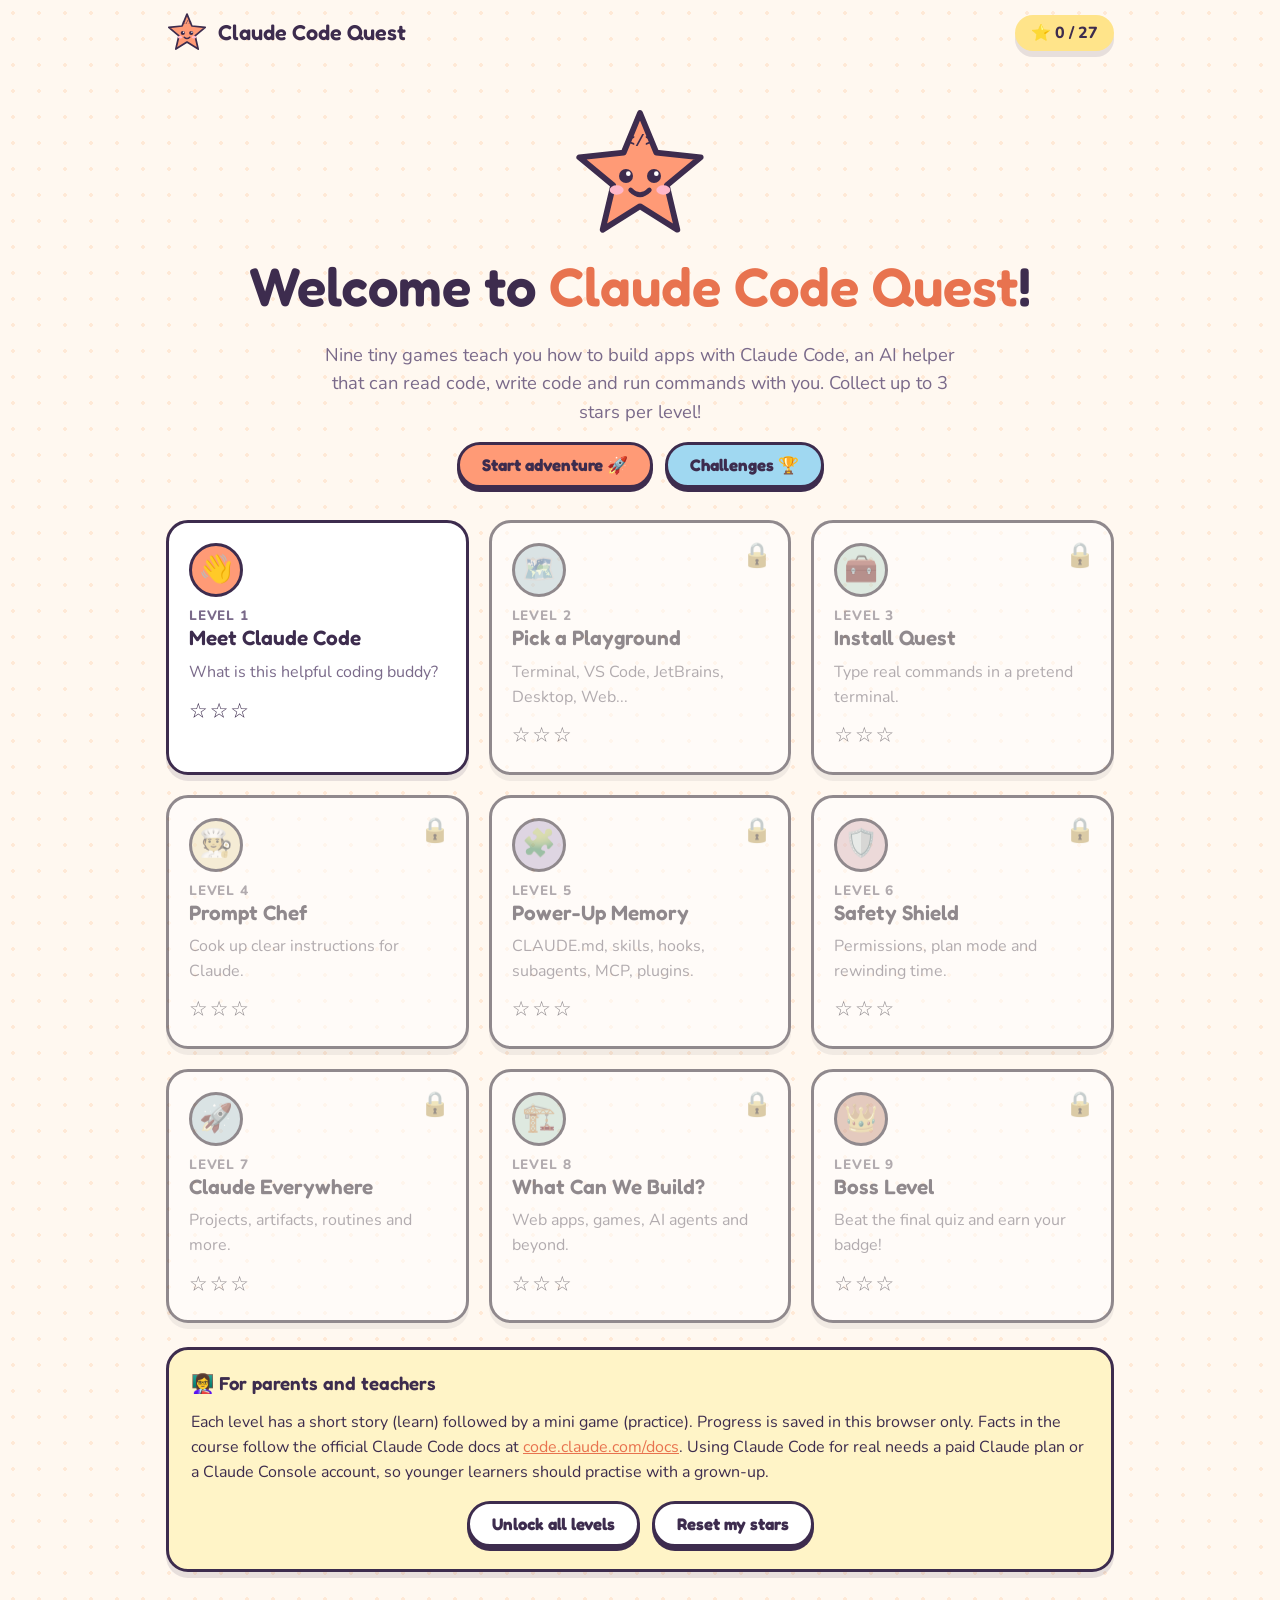
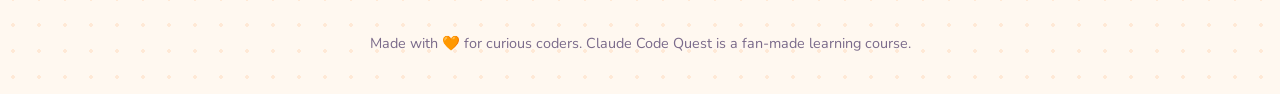
<file: index.html>
<!doctype html>
<html lang="en">
<head>
  <meta charset="utf-8">
  <meta name="viewport" content="width=device-width, initial-scale=1">
  <title>Claude Code Quest</title>
  <meta name="description" content="A cute, game-style course that teaches kids and beginners how to code with Claude Code.">
  <link rel="preconnect" href="https://fonts.googleapis.com">
  <link rel="preconnect" href="https://fonts.gstatic.com" crossorigin>
  <link href="https://fonts.googleapis.com/css2?family=Fredoka:wght@500;600&family=Nunito:wght@400;600;700;800&family=JetBrains+Mono:wght@500&display=swap" rel="stylesheet">
  <link rel="stylesheet" href="css/style.css">
</head>
<body>
  <main class="wrap">
    <section class="hero">
      <div id="heroMascot"></div>
      <h1>Welcome to <span class="accent">Claude Code Quest</span>!</h1>
      <p>Nine tiny games teach you how to build apps with Claude Code, an AI helper that can read code, write code and run commands with you. Collect up to 3 stars per level!</p>
      <div class="btn-row">
        <a class="btn" id="startBtn" href="levels/level1-meet-claude.html">Start adventure 🚀</a>
        <a class="btn sky" href="challenges.html">Challenges 🏆</a>
      </div>
    </section>

    <section class="map" id="map" aria-label="Level map"></section>

    <section class="panel tip">
      <h3>👩‍🏫 For parents and teachers</h3>
      <p>Each level has a short story (learn) followed by a mini game (practice). Progress is saved in this browser only. Facts in the course follow the official Claude Code docs at <a href="https://code.claude.com/docs" target="_blank" rel="noopener">code.claude.com/docs</a>. Using Claude Code for real needs a paid Claude plan or a Claude Console account, so younger learners should practise with a grown-up.</p>
      <div class="btn-row">
        <button class="btn ghost" id="unlockAll">Unlock all levels</button>
        <button class="btn ghost" id="reset">Reset my stars</button>
      </div>
    </section>
  </main>
  <footer>Made with 🧡 for curious coders. Claude Code Quest is a fan-made learning course.</footer>

  <script src="js/game.js"></script>
  <script>
    (function () {
      var C = window.CCQ;
      C.topbar("");
      document.getElementById("heroMascot").innerHTML = C.MASCOT.replace("<svg", '<svg class="mascot"');
      var p = C.load(), map = document.getElementById("map");
      C.LEVELS.forEach(function (l, i) {
        var s = p[l.id] || 0, open = C.isUnlocked(i);
        var card = C.el(open ? "a" : "div", { class: "level-card" + (open ? "" : " locked"), href: open ? "levels/" + l.file : null }, [
          C.el("div", { class: "badge " + l.color, text: l.emoji }),
          C.el("div", { class: "num", text: "Level " + (i + 1) }),
          C.el("h3", { text: l.title }),
          C.el("p", { text: l.blurb }),
          C.el("div", { class: "stars", text: "★★★".slice(0, s) + "☆☆☆".slice(0, 3 - s) })
        ]);
        if (!open) card.removeAttribute("href");
        map.appendChild(card);
      });
      var firstOpen = C.LEVELS.filter(function (l) { return !p[l.id]; })[0];
      if (firstOpen && C.totalStars() > 0) {
        var b = document.getElementById("startBtn");
        b.href = "levels/" + firstOpen.file; b.textContent = "Continue adventure 🚀";
      }
      document.getElementById("unlockAll").onclick = function () { var q = C.load(); q.unlockAll = true; C.save(q); location.reload(); };
      document.getElementById("reset").onclick = function () { if (confirm("Reset all stars?")) { C.save({}); location.reload(); } };
    })();
  </script>
</body>
</html>
</file>
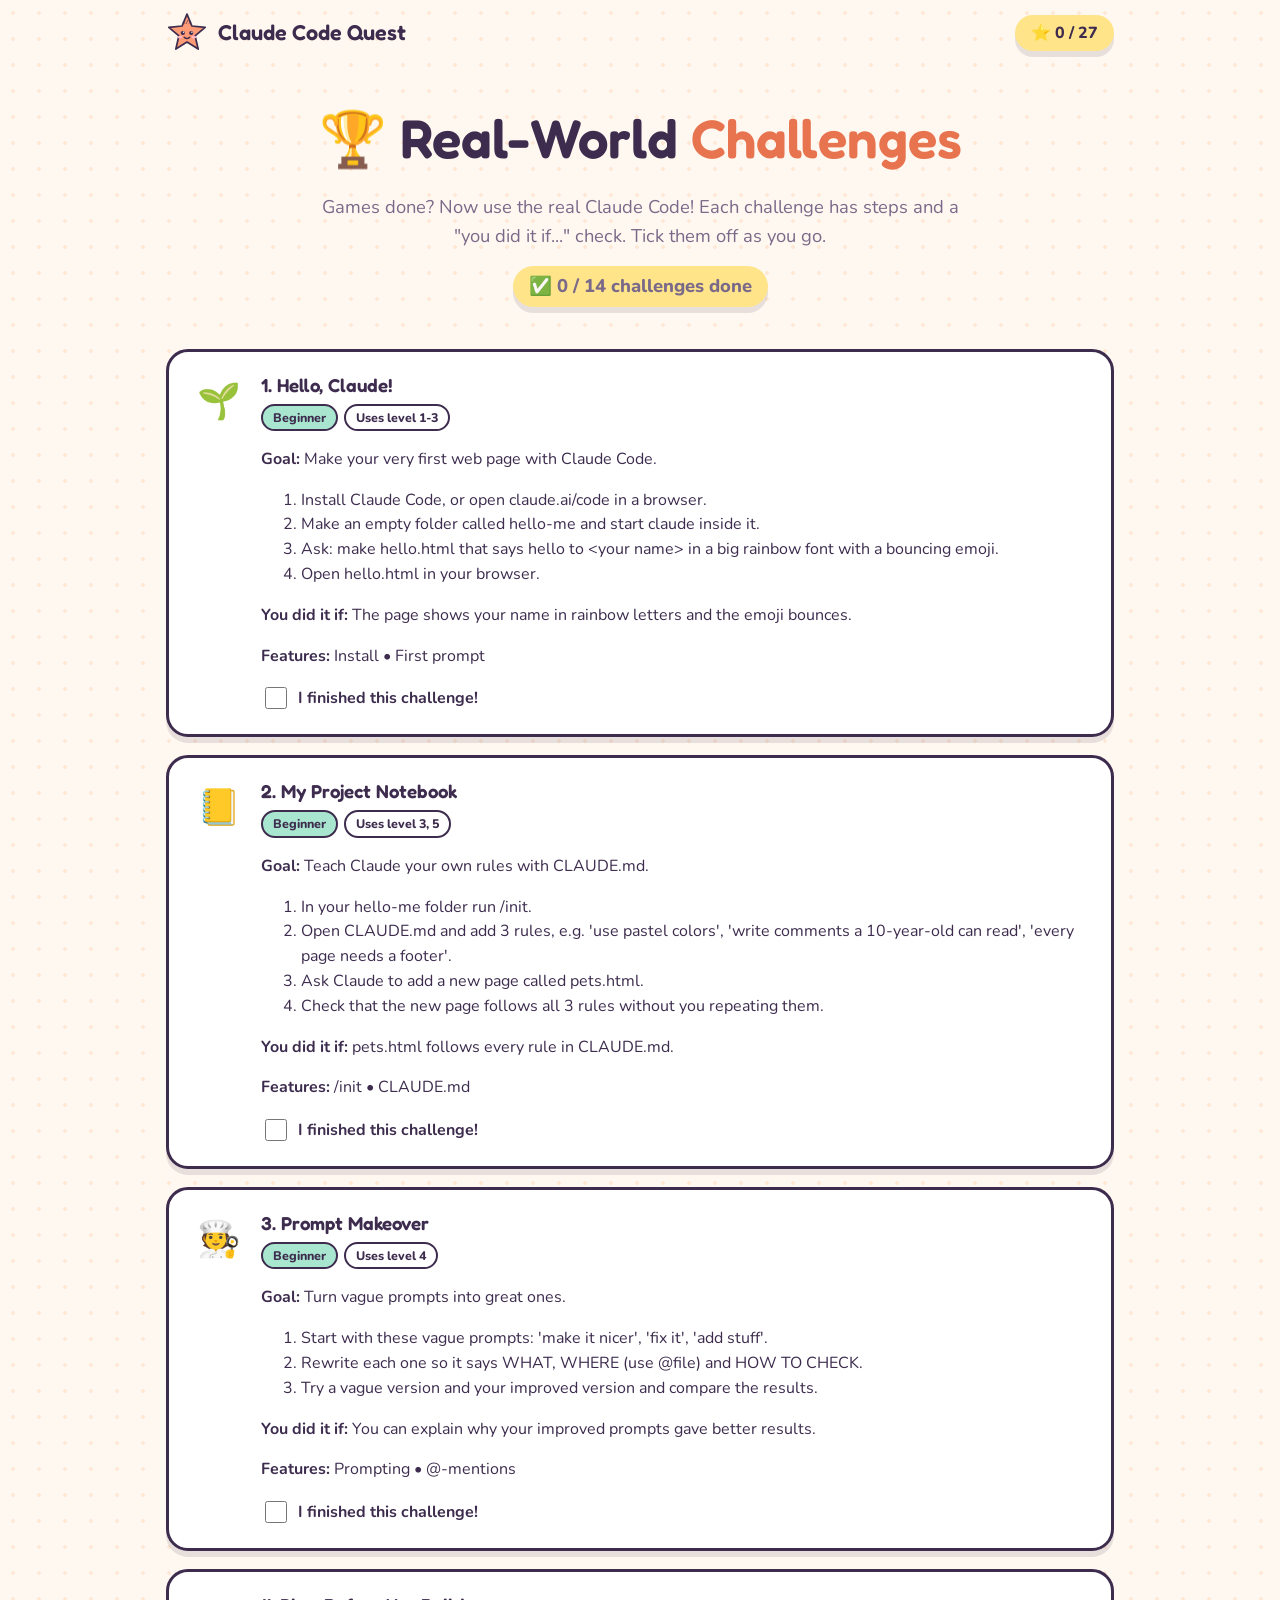
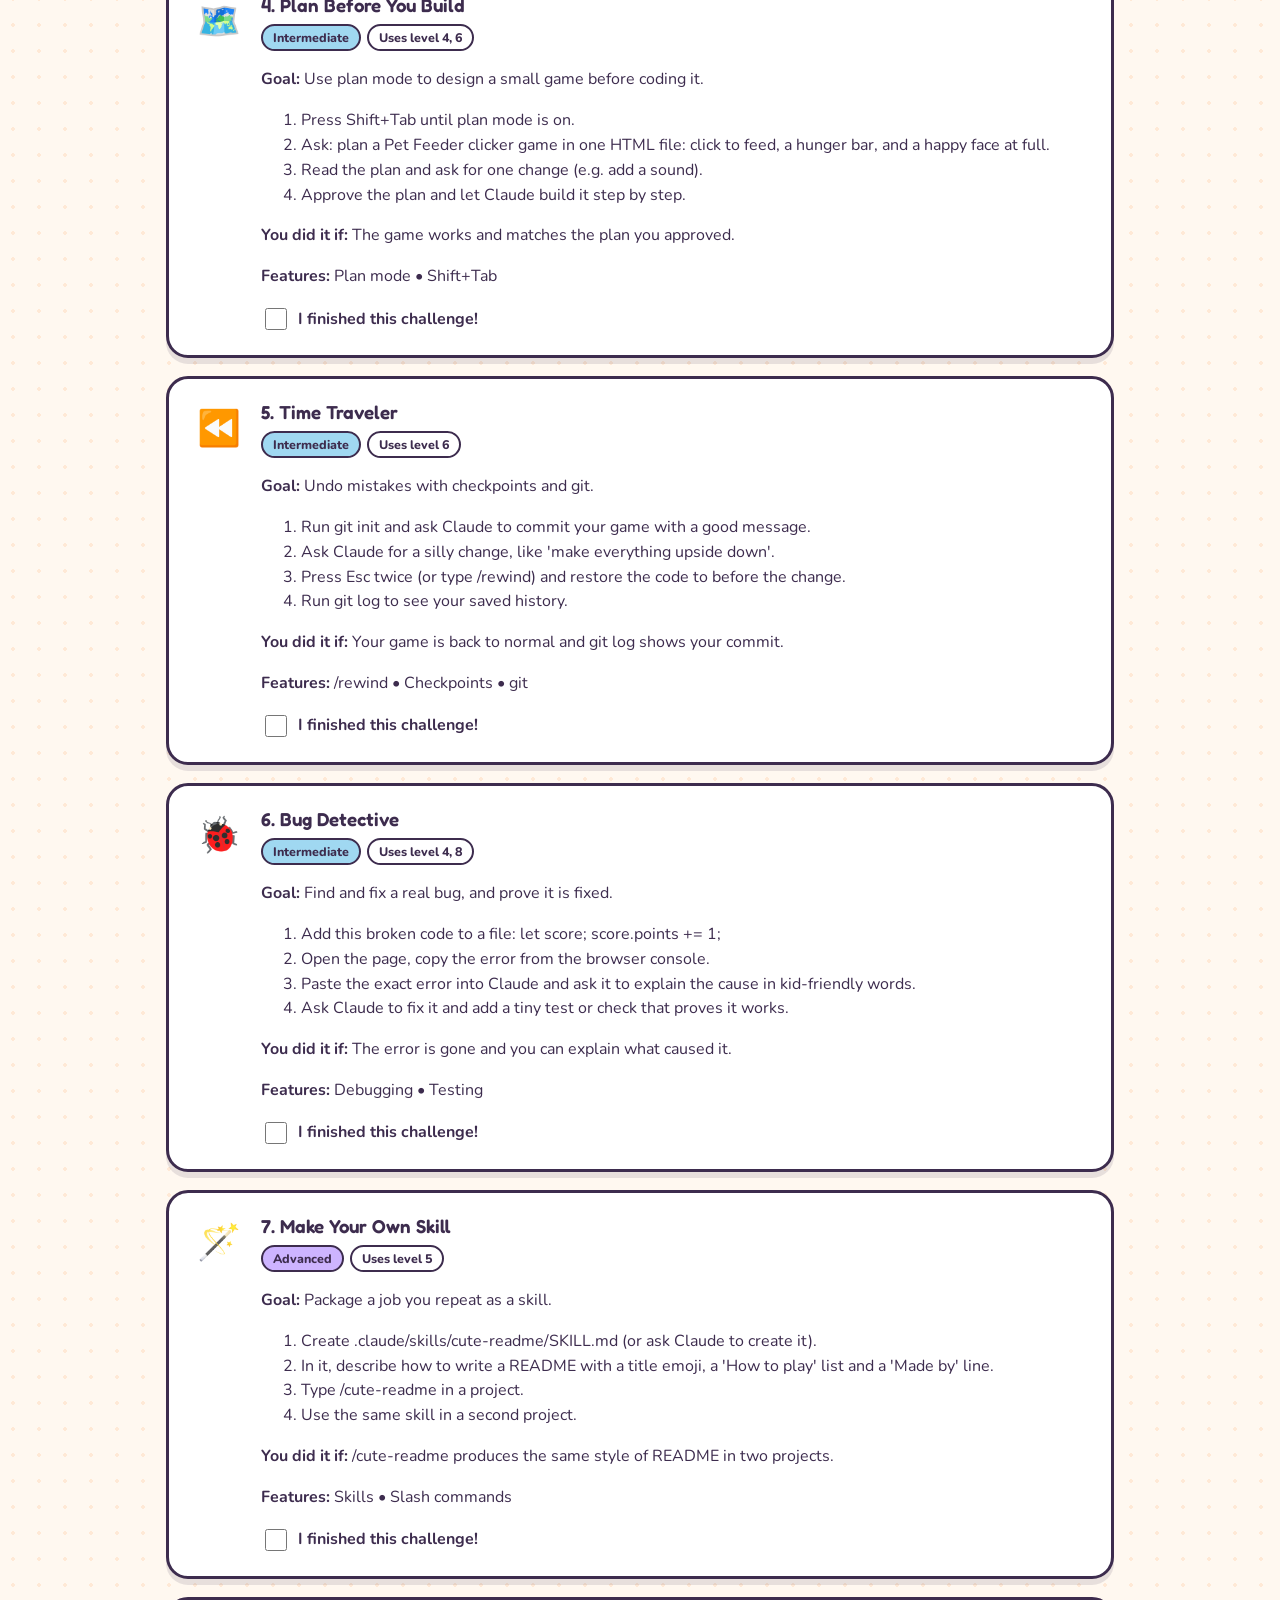
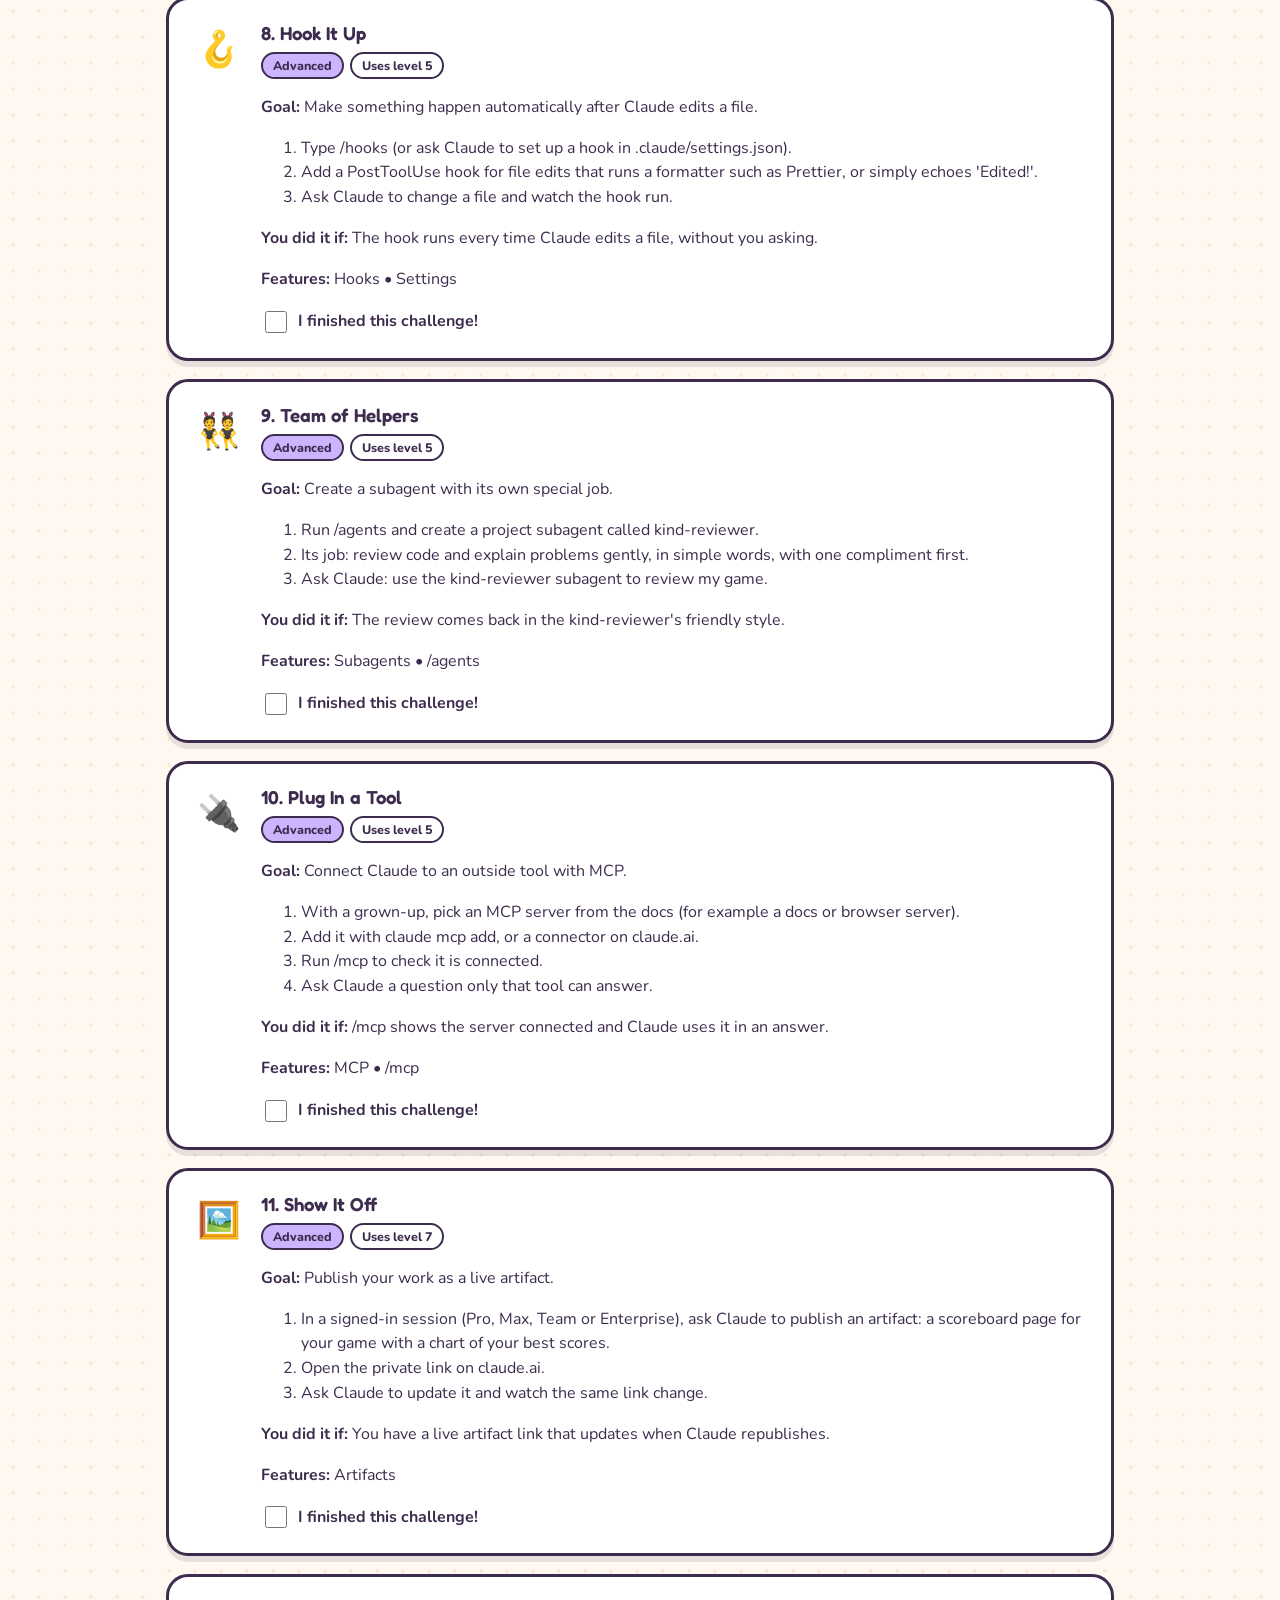
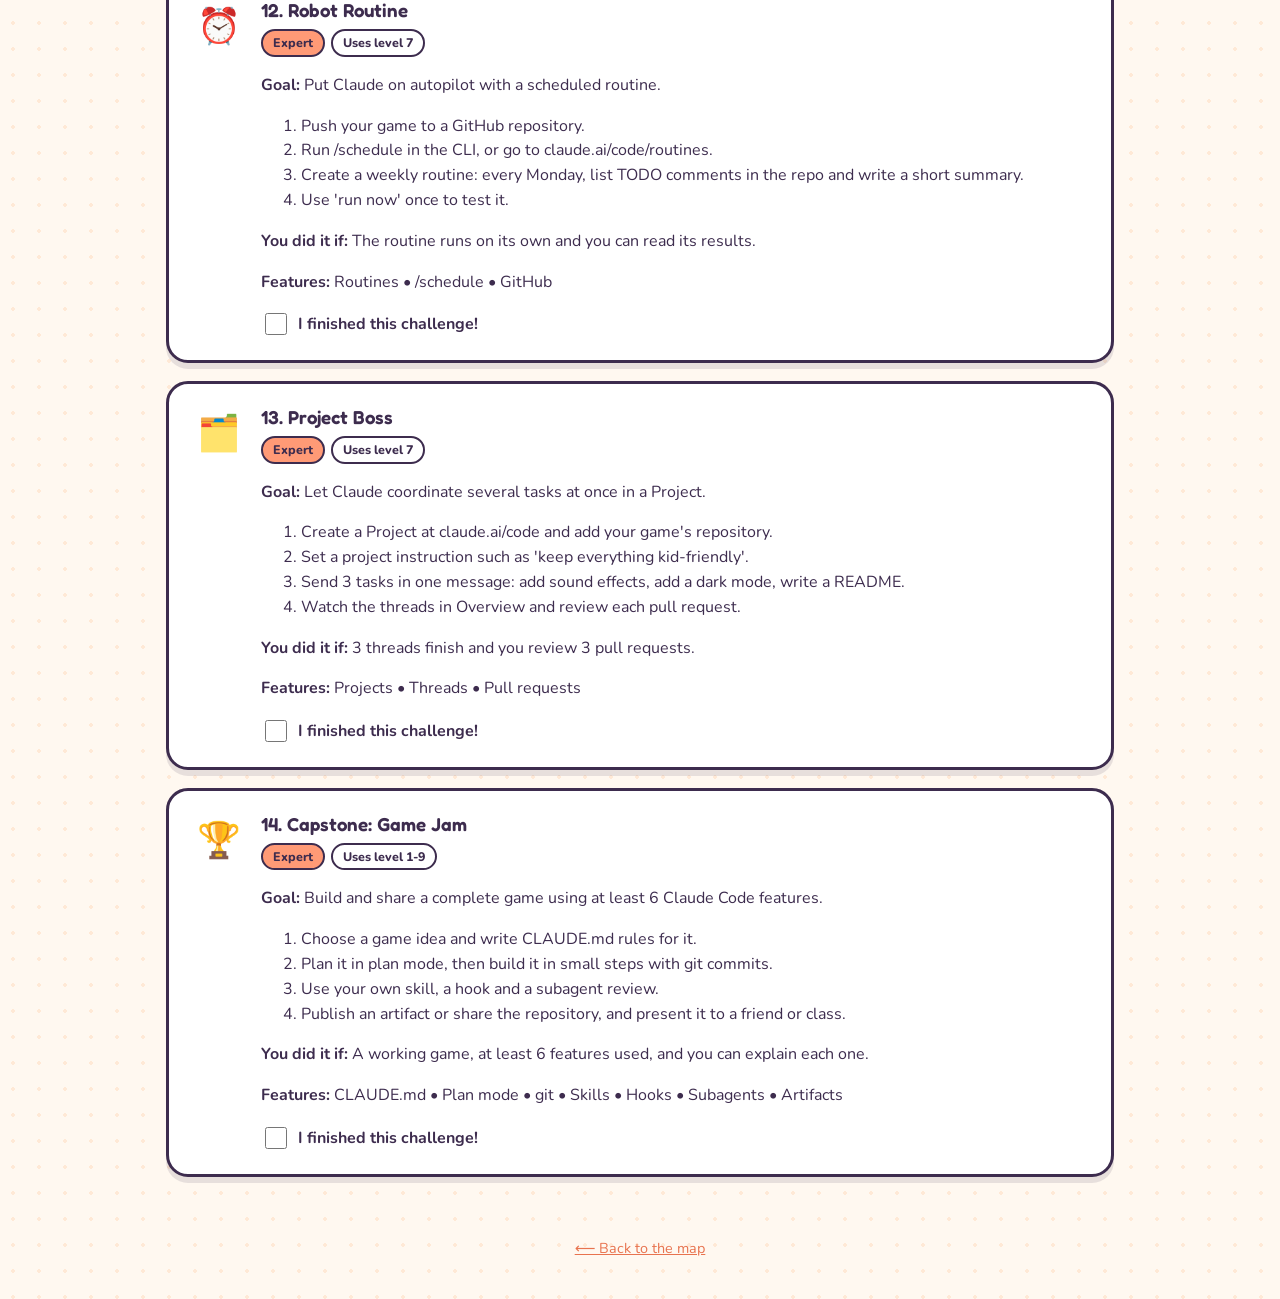
<file: challenges.html>
<!doctype html>
<html lang="en">
<head>
  <meta charset="utf-8">
  <meta name="viewport" content="width=device-width, initial-scale=1">
  <title>Claude Code Challenges</title>
  <link rel="preconnect" href="https://fonts.googleapis.com">
  <link rel="preconnect" href="https://fonts.gstatic.com" crossorigin>
  <link href="https://fonts.googleapis.com/css2?family=Fredoka:wght@500;600&family=Nunito:wght@400;600;700;800&family=JetBrains+Mono:wght@500&display=swap" rel="stylesheet">
  <link rel="stylesheet" href="css/style.css">
</head>
<body>
  <main class="wrap">
    <section class="hero">
      <h1>🏆 Real-World <span class="accent">Challenges</span></h1>
      <p>Games done? Now use the real Claude Code! Each challenge has steps and a "you did it if..." check. Tick them off as you go.</p>
      <p id="done" class="star-count" style="display:inline-block"></p>
    </section>
    <section id="list"></section>
  </main>
  <footer><a href="index.html">⟵ Back to the map</a></footer>

  <script src="js/game.js"></script>
  <script src="js/challenges-data.js"></script>
  <script>
    (function () {
      var C = window.CCQ, KEY = "ccq-challenges-v1", done = {};
      C.topbar("");
      try { done = JSON.parse(localStorage.getItem(KEY)) || {}; } catch (e) {}
      var colors = { Beginner: "c-mint", Intermediate: "c-sky", Advanced: "c-lilac", Expert: "c-peach" };
      var list = document.getElementById("list");
      function count() {
        var n = Object.keys(done).filter(function (k) { return done[k]; }).length;
        document.getElementById("done").textContent = "✅ " + n + " / " + window.CHALLENGES.length + " challenges done";
      }
      window.CHALLENGES.forEach(function (ch) {
        var steps = C.el("ol");
        ch.steps.forEach(function (s) { steps.appendChild(C.el("li", { text: s })); });
        var box = C.el("input", { type: "checkbox" });
        box.checked = !!done[ch.id];
        box.addEventListener("change", function () {
          done[ch.id] = box.checked;
          try { localStorage.setItem(KEY, JSON.stringify(done)); } catch (e) {}
          if (box.checked) C.confetti();
          count();
        });
        list.appendChild(C.el("article", { class: "panel challenge" }, [
          C.el("div", { class: "icon", text: ch.icon }),
          C.el("div", {}, [
            C.el("h3", { text: ch.id + ". " + ch.name }),
            C.el("div", {}, [
              C.el("span", { class: "tag " + colors[ch.level], text: ch.level }),
              C.el("span", { class: "tag", text: "Uses level " + ch.levels })
            ]),
            C.el("p", { html: "<b>Goal:</b> " }),
            steps,
            C.el("p", { html: "<b>You did it if:</b> " }),
            C.el("p", { html: "<b>Features:</b> " }),
            C.el("label", {}, [box, "I finished this challenge!"])
          ])
        ]));
        var ps = list.lastChild.querySelectorAll("p");
        ps[0].appendChild(document.createTextNode(ch.goal));
        ps[1].appendChild(document.createTextNode(ch.success));
        ps[2].appendChild(document.createTextNode(ch.features.join(" • ")));
      });
      count();
    })();
  </script>
</body>
</html>
</file>
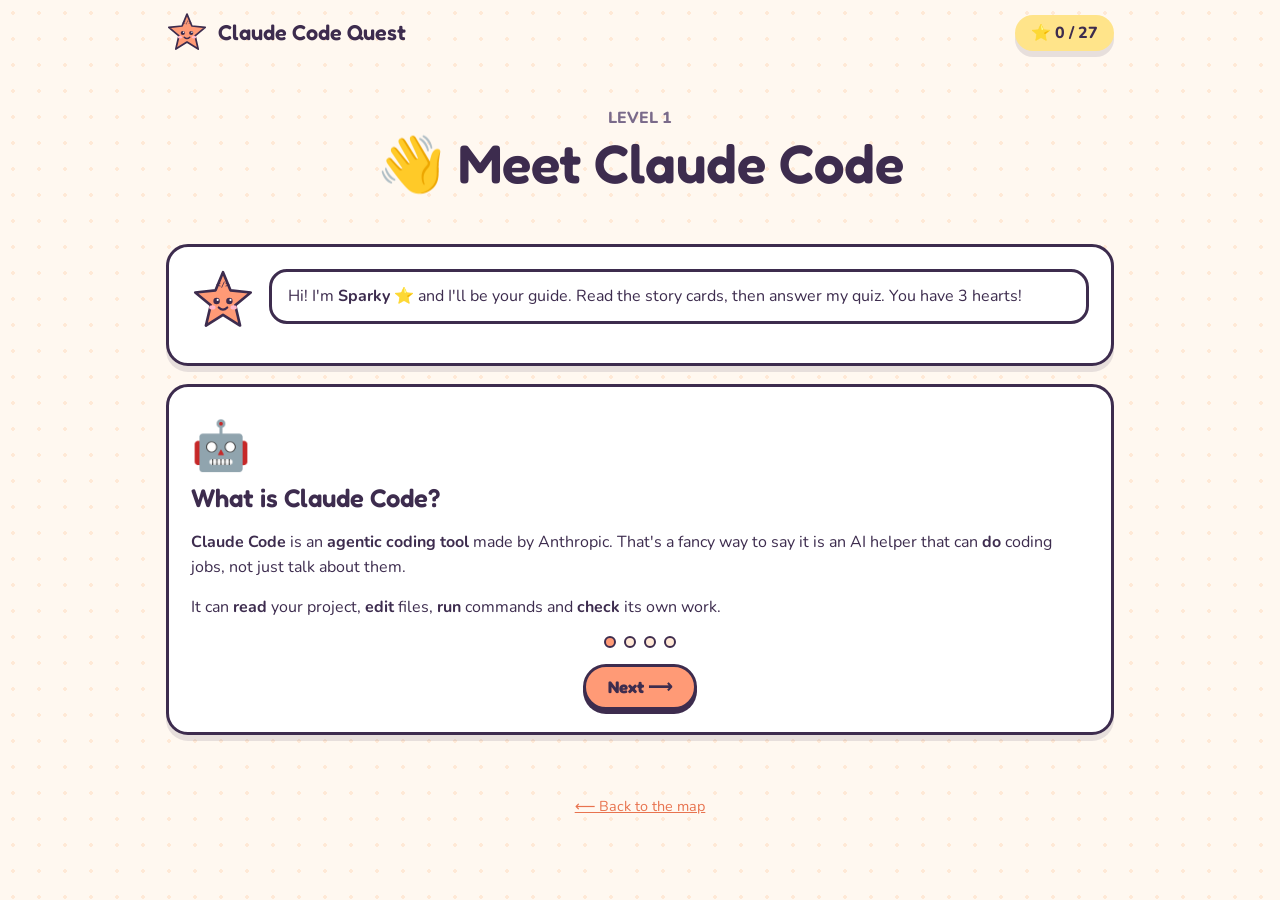
<file: levels/level1-meet-claude.html>
<!doctype html>
<html lang="en">
<head>
  <meta charset="utf-8">
  <meta name="viewport" content="width=device-width, initial-scale=1">
  <title>Meet Claude Code | Claude Code Quest</title>
  <link rel="preconnect" href="https://fonts.googleapis.com">
  <link rel="preconnect" href="https://fonts.gstatic.com" crossorigin>
  <link href="https://fonts.googleapis.com/css2?family=Fredoka:wght@500;600&family=Nunito:wght@400;600;700;800&family=JetBrains+Mono:wght@500&display=swap" rel="stylesheet">
  <link rel="stylesheet" href="../css/style.css">
</head>
<body>
  <main class="wrap" id="game"></main>
  <footer><a href="../index.html">⟵ Back to the map</a></footer>
  <script src="../js/game.js"></script>
  <script>
CCQ.runLevel({
  id: "l1",
  intro: "Hi! I'm <b>Sparky</b> ⭐ and I'll be your guide. Read the story cards, then answer my quiz. You have 3 hearts!",
  story: [
    { emoji: "🤖", title: "What is Claude Code?", body: "<p><b>Claude Code</b> is an <b>agentic coding tool</b> made by Anthropic. That's a fancy way to say it is an AI helper that can <b>do</b> coding jobs, not just talk about them.</p><p>It can <b>read</b> your project, <b>edit</b> files, <b>run</b> commands and <b>check</b> its own work.</p>" },
    { emoji: "🔁", title: "How does it work?", body: "<p>Claude works in a loop, a bit like a detective:</p><ol><li><b>Look</b>: read files to understand the project.</li><li><b>Act</b>: change code or run a command.</li><li><b>Check</b>: run tests or look at the result.</li></ol><p>It repeats until the job is done, and it asks you before doing risky things.</p>" },
    { emoji: "💬", title: "You talk, Claude codes", body: "<p>You type normal words, like:</p><pre class='code'>make the jump button bigger and pink</pre><p>Claude finds the right file, makes the change, and shows you what it did. You stay the boss: you can say yes, no, or \"try again\".</p>" },
    { emoji: "🧠", title: "Who is it for?", body: "<p>Beginners use it to learn and build their first app. Pros use it to fix bugs, write tests, make pull requests on GitHub and automate boring jobs.</p><p>To use it for real you need a paid Claude plan (Pro, Max, Team or Enterprise) or a Claude Console account.</p>" }
  ],
  play: function (host, finish) {
    CCQ.quiz(host, [
      { q: "What is Claude Code?", choices: ["An agentic coding tool that can read, edit and run code with you", "A video game console", "A spelling checker only", "A type of keyboard"], answer: 0, why: "Claude Code is an AI coding helper that takes actions in your project." },
      { q: "Which company makes Claude Code?", choices: ["Anthropic", "A toy shop", "A pizza place", "Nobody, it grew on a tree"], answer: 0, why: "Anthropic builds Claude and Claude Code." },
      { q: "What are the three steps of Claude's work loop?", choices: ["Look, act, check", "Eat, sleep, repeat", "Copy, paste, hope", "Guess, skip, quit"], answer: 0, why: "Claude gathers context, takes action, then verifies the result." },
      { q: "How do you tell Claude what to do?", choices: ["Type what you want in normal words", "Only by drawing pictures", "You must write binary 0s and 1s", "Shout at the screen"], answer: 0, why: "You describe the task in plain language, called a prompt." },
      { q: "Who is the boss when Claude wants to do something risky?", choices: ["You are! Claude asks for permission", "Claude always decides alone", "The computer mouse", "Nobody"], answer: 0, why: "By default Claude asks before editing files or running commands." },
      { q: "Which of these can Claude Code do?", choices: ["Fix a bug, write tests and make a GitHub pull request", "Bake a real cake", "Walk your dog", "Charge your phone"], answer: 0, why: "Those are all real coding jobs Claude Code can help with." }
    ], function (r) {
      var miss = r.total - r.right;
      finish(r.hearts === 0 ? 1 : CCQ.stars3(miss, 0, 1), "You got " + r.right + " of " + r.total + " right. You now know what Claude Code is!");
    });
  }
});
  </script>
</body>
</html>
</file>
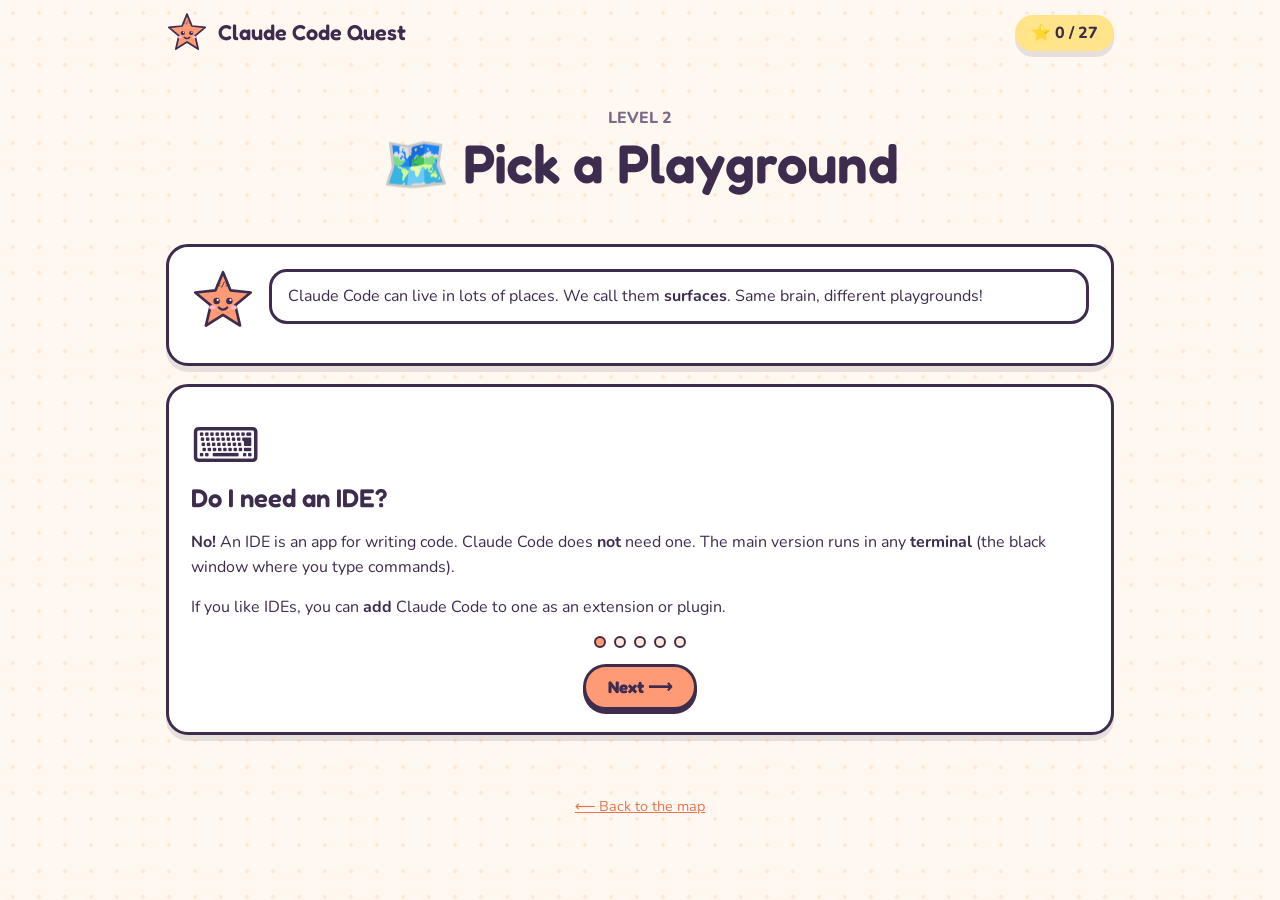
<file: levels/level2-playgrounds.html>
<!doctype html>
<html lang="en">
<head>
  <meta charset="utf-8">
  <meta name="viewport" content="width=device-width, initial-scale=1">
  <title>Pick a Playground | Claude Code Quest</title>
  <link rel="preconnect" href="https://fonts.googleapis.com">
  <link rel="preconnect" href="https://fonts.gstatic.com" crossorigin>
  <link href="https://fonts.googleapis.com/css2?family=Fredoka:wght@500;600&family=Nunito:wght@400;600;700;800&family=JetBrains+Mono:wght@500&display=swap" rel="stylesheet">
  <link rel="stylesheet" href="../css/style.css">
</head>
<body>
  <main class="wrap" id="game"></main>
  <footer><a href="../index.html">⟵ Back to the map</a></footer>
  <script src="../js/game.js"></script>
  <script>
CCQ.runLevel({
  id: "l2",
  intro: "Claude Code can live in lots of places. We call them <b>surfaces</b>. Same brain, different playgrounds!",
  story: [
    { emoji: "⌨️", title: "Do I need an IDE?", body: "<p><b>No!</b> An IDE is an app for writing code. Claude Code does <b>not</b> need one. The main version runs in any <b>terminal</b> (the black window where you type commands).</p><p>If you like IDEs, you can <b>add</b> Claude Code to one as an extension or plugin.</p>" },
    { emoji: "🟦", title: "VS Code and friends", body: "<p>The <b>VS Code extension</b> gives Claude a panel right inside the editor with inline diffs, @-mentions and plan review. It needs VS Code 1.94 or newer.</p><p>It also installs in VS Code look-alikes such as <b>Cursor</b> and <b>Kiro</b>.</p>" },
    { emoji: "🧠", title: "JetBrains IDEs", body: "<p>A <b>JetBrains plugin</b> works in IntelliJ IDEA, PyCharm, Android Studio, WebStorm, PhpStorm, GoLand and more.</p><p>The plugin needs the Claude Code <b>command-line tool installed separately</b>.</p>" },
    { emoji: "🖥️", title: "Desktop, Web and Phone", body: "<p><b>Desktop app</b> (macOS, Windows, Linux beta): open the <b>Code</b> tab. No separate install needed.</p><p><b>Web</b>: go to <code>claude.ai/code</code>. Claude works in the cloud, no setup on your computer.</p><p><b>Mobile</b>: the Claude app for iOS and Android can start and check on tasks.</p>" },
    { emoji: "🔌", title: "Even more places", body: "<p>Claude Code can also help from <b>GitHub Actions</b> and <b>GitLab CI/CD</b> (review pull requests automatically), <b>Slack</b> (mention @Claude with a bug), <b>Chrome</b> (debug a live web page) and the <b>Agent SDK</b> (build your own AI agent).</p>" }
  ],
  play: function (host, finish) {
    CCQ.match(host, [
      ["⌨️ Terminal (CLI)", "Type <code>claude</code> in any terminal. No IDE needed!"],
      ["🟦 VS Code extension", "Inline diffs and plan review inside VS Code or Cursor"],
      ["🧠 JetBrains plugin", "Works in IntelliJ IDEA, PyCharm and WebStorm"],
      ["🖥️ Desktop app", "Open the Code tab in the Claude app"],
      ["🌐 Web", "Run tasks in the cloud at claude.ai/code"],
      ["🐙 GitHub Actions", "Review pull requests automatically in CI"],
      ["💬 Slack", "Mention @Claude with a bug report, get a pull request back"]
    ], function (r) {
      finish(CCQ.stars3(r.mistakes, 1, 3), "Mistakes: " + r.mistakes + ". Remember: an IDE is <b>optional</b>. The terminal is enough!");
    }, ["Surface", "What it's like"]);
  }
});
  </script>
</body>
</html>
</file>
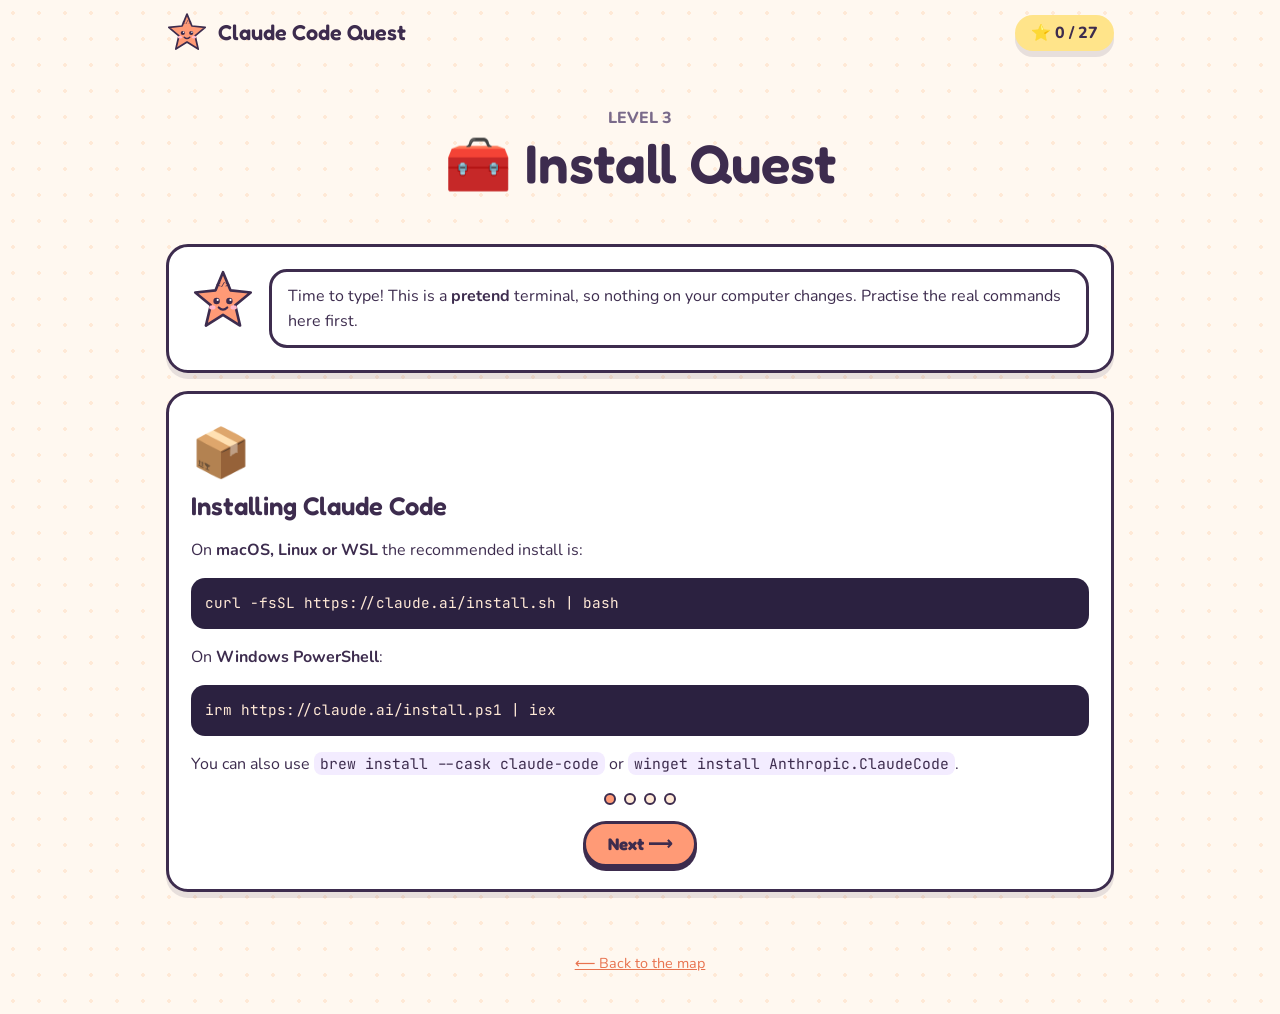
<file: levels/level3-install-quest.html>
<!doctype html>
<html lang="en">
<head>
  <meta charset="utf-8">
  <meta name="viewport" content="width=device-width, initial-scale=1">
  <title>Install Quest | Claude Code Quest</title>
  <link rel="preconnect" href="https://fonts.googleapis.com">
  <link rel="preconnect" href="https://fonts.gstatic.com" crossorigin>
  <link href="https://fonts.googleapis.com/css2?family=Fredoka:wght@500;600&family=Nunito:wght@400;600;700;800&family=JetBrains+Mono:wght@500&display=swap" rel="stylesheet">
  <link rel="stylesheet" href="../css/style.css">
</head>
<body>
  <main class="wrap" id="game"></main>
  <footer><a href="../index.html">⟵ Back to the map</a></footer>
  <script src="../js/game.js"></script>
  <script>
CCQ.runLevel({
  id: "l3",
  intro: "Time to type! This is a <b>pretend</b> terminal, so nothing on your computer changes. Practise the real commands here first.",
  story: [
    { emoji: "📦", title: "Installing Claude Code", body: "<p>On <b>macOS, Linux or WSL</b> the recommended install is:</p><pre class='code'>curl -fsSL https://claude.ai/install.sh | bash</pre><p>On <b>Windows PowerShell</b>:</p><pre class='code'>irm https://claude.ai/install.ps1 | iex</pre><p>You can also use <code>brew install --cask claude-code</code> or <code>winget install Anthropic.ClaudeCode</code>.</p>" },
    { emoji: "✅", title: "Check it worked", body: "<p>Open a new terminal and run:</p><pre class='code'>claude --version</pre><p>If you see a version number, you're ready!</p>" },
    { emoji: "📁", title: "Start in your project", body: "<p>Go into your project folder and start Claude:</p><pre class='code'>cd my-game\nclaude</pre><p>The first time, Claude asks you to log in.</p>" },
    { emoji: "🪄", title: "Handy slash commands", body: "<p>Inside Claude, commands start with <code>/</code>:</p><ul><li><code>/init</code> makes a <b>CLAUDE.md</b> file describing your project</li><li><code>/help</code> shows help</li><li><code>/clear</code> starts a fresh chat</li><li><code>/compact</code> shrinks a long chat to save room</li></ul>" }
  ],
  play: function (host, finish) {
    CCQ.terminal(host, [
      { task: "Install Claude Code on a Mac with the recommended one-line installer.", hint: "curl -fsSL https://claude.ai/install.sh | bash", accept: ["curl -fsSL https://claude.ai/install.sh | bash"], reply: ["Downloading Claude Code...", "Installed! Open a new terminal."] },
      { task: "Check that the install worked by asking for the version.", hint: "claude --version", accept: ["claude --version", "claude -v"], reply: ["2.x.x (Claude Code)"] },
      { task: "Move into the folder called <code>my-game</code>.", hint: "cd my-game", accept: ["cd my-game", "cd my-game/", "cd ./my-game"] },
      { task: "Start Claude Code.", hint: "Just type the tool's name: claude", accept: ["claude"], reply: ["✻ Welcome to Claude Code!", "Ask me anything about my-game."] },
      { prompt: ">", task: "Ask Claude to create a CLAUDE.md memory file for your project.", hint: "/init", accept: ["/init"], reply: ["I looked around your project and wrote CLAUDE.md with how to run and test it."] },
      { prompt: ">", task: "Ask Claude, in plain words, to explain what this project does.", hint: "Type a sentence with the word explain, e.g. explain this project", accept: [/explain|what does|tell me about|describe/i], reply: ["This is a jumping game written in HTML and JavaScript. main.js holds the player code..."] },
      { prompt: ">", task: "Start a fresh, empty conversation.", hint: "/clear", accept: ["/clear"], reply: ["(conversation cleared)"] }
    ], function (r) {
      finish(CCQ.stars3(r.hints, 1, 3), "Hints used: " + r.hints + ". You can install and start Claude Code like a pro!");
    });
  }
});
  </script>
</body>
</html>
</file>
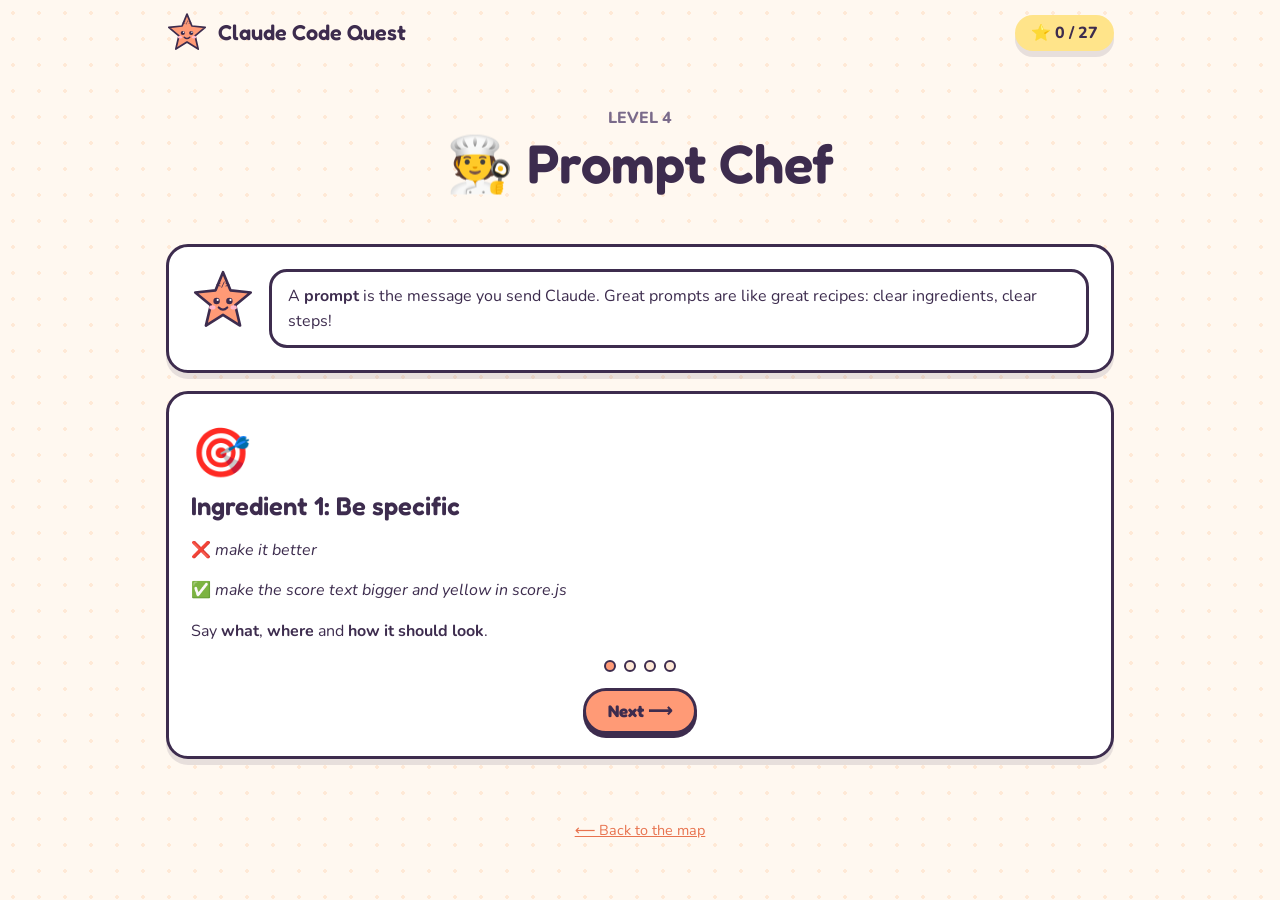
<file: levels/level4-prompt-chef.html>
<!doctype html>
<html lang="en">
<head>
  <meta charset="utf-8">
  <meta name="viewport" content="width=device-width, initial-scale=1">
  <title>Prompt Chef | Claude Code Quest</title>
  <link rel="preconnect" href="https://fonts.googleapis.com">
  <link rel="preconnect" href="https://fonts.gstatic.com" crossorigin>
  <link href="https://fonts.googleapis.com/css2?family=Fredoka:wght@500;600&family=Nunito:wght@400;600;700;800&family=JetBrains+Mono:wght@500&display=swap" rel="stylesheet">
  <link rel="stylesheet" href="../css/style.css">
</head>
<body>
  <main class="wrap" id="game"></main>
  <footer><a href="../index.html">⟵ Back to the map</a></footer>
  <script src="../js/game.js"></script>
  <script>
CCQ.runLevel({
  id: "l4",
  intro: "A <b>prompt</b> is the message you send Claude. Great prompts are like great recipes: clear ingredients, clear steps!",
  story: [
    { emoji: "🎯", title: "Ingredient 1: Be specific", body: "<p>❌ <i>make it better</i></p><p>✅ <i>make the score text bigger and yellow in score.js</i></p><p>Say <b>what</b>, <b>where</b> and <b>how it should look</b>.</p>" },
    { emoji: "📎", title: "Ingredient 2: Point at files", body: "<p>Type <code>@</code> and a file name to show Claude exactly which file you mean, like <code>@src/player.js</code>.</p><p>You can also paste an error message or drop in a screenshot.</p>" },
    { emoji: "🧪", title: "Ingredient 3: Say how to check", body: "<p>Tell Claude how to prove it worked: <i>\"run the tests\"</i>, <i>\"open the page and check the button\"</i>. Claude does its best work when it can check itself.</p>" },
    { emoji: "🗺️", title: "Ingredient 4: Plan big jobs", body: "<p>For a big task, ask Claude to <b>make a plan first</b>. Press <b>Shift+Tab</b> to switch into <b>plan mode</b>: Claude reads and plans but doesn't change files until you approve.</p><p>Then build in small steps.</p>" }
  ],
  play: function (host, finish) {
    CCQ.builder(host, [
      { task: "The jump button in <code>game.html</code> is too small.", why: "Specific place, specific change, and a way to check!", pieces: [
        { t: "Make the jump button in @game.html", good: true },
        { t: "twice as big", good: true },
        { t: "then open the page to check it", good: true },
        { t: "do something cool idk", good: false, why: "Too vague. Claude can't guess what 'cool' means." },
        { t: "change every file randomly", good: false, why: "That could break the whole game!" }
      ] },
      { task: "Your game crashes with <code>TypeError: score is undefined</code>.", why: "Pasting the exact error and asking for a test is chef's kiss.", pieces: [
        { t: "Fix this error:", good: true },
        { t: "TypeError: score is undefined", good: true },
        { t: "and run the tests after", good: true },
        { t: "it's broken, fix", good: false, why: "Say WHAT is broken. The error message is the best clue." },
        { t: "delete the tests so they pass", good: false, why: "Never delete tests to hide a bug!" }
      ] },
      { task: "You want to add a whole new level with enemies.", why: "Big job + plan first + small steps = success.", pieces: [
        { t: "Plan first:", good: true },
        { t: "add level 2 with 3 slime enemies", good: true },
        { t: "build it one step at a time", good: true },
        { t: "write 10,000 levels right now", good: false, why: "Way too big for one go. Start small!" },
        { t: "skip checking anything", good: false, why: "Checking is how we know it works." }
      ] }
    ], function (r) {
      finish(CCQ.stars3(r.mistakes, 0, 2), "Kitchen mistakes: " + r.mistakes + ". You are now a certified Prompt Chef! 👩‍🍳");
    });
  }
});
  </script>
</body>
</html>
</file>
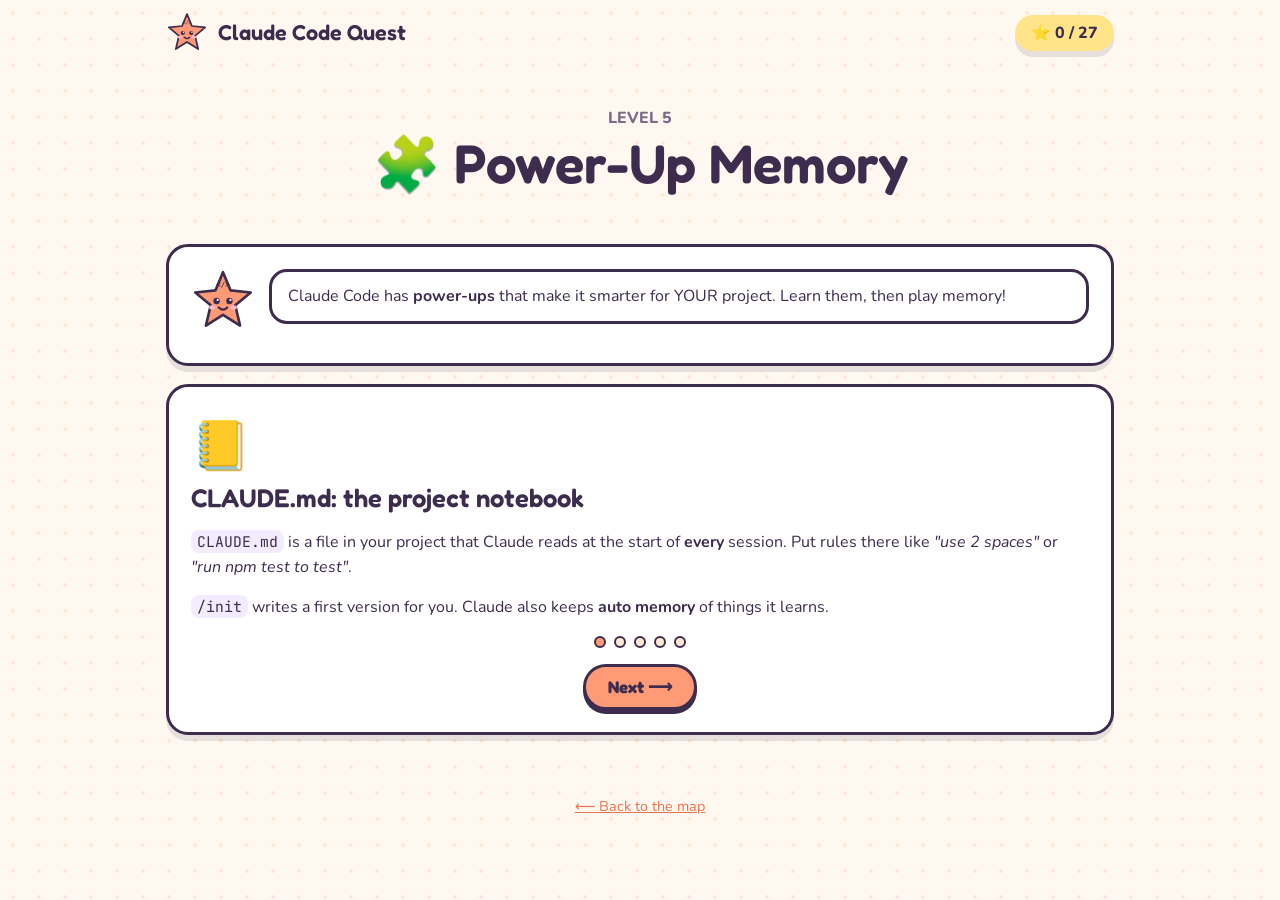
<file: levels/level5-power-ups.html>
<!doctype html>
<html lang="en">
<head>
  <meta charset="utf-8">
  <meta name="viewport" content="width=device-width, initial-scale=1">
  <title>Power-Up Memory | Claude Code Quest</title>
  <link rel="preconnect" href="https://fonts.googleapis.com">
  <link rel="preconnect" href="https://fonts.gstatic.com" crossorigin>
  <link href="https://fonts.googleapis.com/css2?family=Fredoka:wght@500;600&family=Nunito:wght@400;600;700;800&family=JetBrains+Mono:wght@500&display=swap" rel="stylesheet">
  <link rel="stylesheet" href="../css/style.css">
</head>
<body>
  <main class="wrap" id="game"></main>
  <footer><a href="../index.html">⟵ Back to the map</a></footer>
  <script src="../js/game.js"></script>
  <script>
CCQ.runLevel({
  id: "l5",
  intro: "Claude Code has <b>power-ups</b> that make it smarter for YOUR project. Learn them, then play memory!",
  story: [
    { emoji: "📒", title: "CLAUDE.md: the project notebook", body: "<p><code>CLAUDE.md</code> is a file in your project that Claude reads at the start of <b>every</b> session. Put rules there like <i>\"use 2 spaces\"</i> or <i>\"run npm test to test\"</i>.</p><p><code>/init</code> writes a first version for you. Claude also keeps <b>auto memory</b> of things it learns.</p>" },
    { emoji: "🪄", title: "Skills: saved recipes", body: "<p>A <b>skill</b> is a packaged set of instructions (a <code>SKILL.md</code> file) for a job you repeat, like <code>/review-pr</code> or <code>/deploy</code>. Type <code>/</code> and its name to use it, or Claude uses it when it fits.</p>" },
    { emoji: "🪝", title: "Hooks: automatic triggers", body: "<p>A <b>hook</b> runs a shell command automatically at a moment in Claude's work, for example <b>after every file edit</b> (auto-format the code) or <b>before a command</b> runs (block something dangerous).</p>" },
    { emoji: "👯", title: "Subagents: helper teammates", body: "<p>A <b>subagent</b> is a helper Claude with its own fresh workspace and job, like a <i>tester</i> or <i>code reviewer</i>. The main Claude sends it a task and gets a summary back, so the main chat stays tidy.</p>" },
    { emoji: "🔌", title: "MCP and plugins", body: "<p><b>MCP</b> (Model Context Protocol) is an open standard that plugs Claude into other tools: Google Drive, Jira, Slack, databases and more. Manage them with <code>/mcp</code>.</p><p>A <b>plugin</b> is a gift box that bundles skills, agents, hooks and MCP servers so you can share them with friends.</p>" }
  ],
  play: function (host, finish) {
    CCQ.memory(host, [
      ["📒 CLAUDE.md", "Rules Claude reads every session"],
      ["🪄 Skill", "Saved recipe you call with /name"],
      ["🪝 Hook", "Runs a command automatically after an edit"],
      ["👯 Subagent", "Helper Claude with its own job"],
      ["🔌 MCP", "Plugs Claude into other tools"],
      ["🎁 Plugin", "Bundle of skills, hooks and agents to share"]
    ], function (r) {
      finish(CCQ.stars3(r.moves, 10, 15), "You finished in " + r.moves + " moves. Your toolbox is full of power-ups!");
    });
  }
});
  </script>
</body>
</html>
</file>
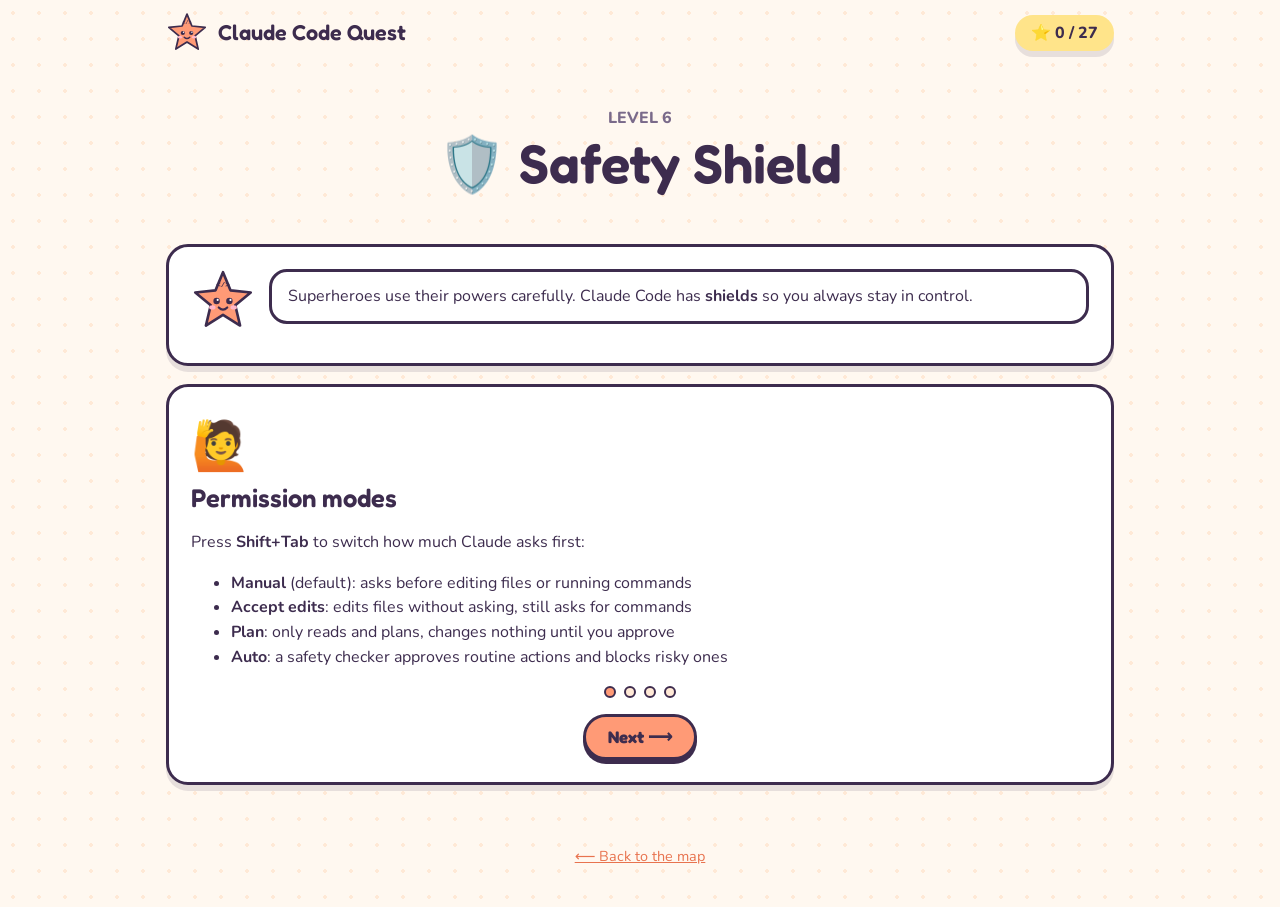
<file: levels/level6-safety-shield.html>
<!doctype html>
<html lang="en">
<head>
  <meta charset="utf-8">
  <meta name="viewport" content="width=device-width, initial-scale=1">
  <title>Safety Shield | Claude Code Quest</title>
  <link rel="preconnect" href="https://fonts.googleapis.com">
  <link rel="preconnect" href="https://fonts.gstatic.com" crossorigin>
  <link href="https://fonts.googleapis.com/css2?family=Fredoka:wght@500;600&family=Nunito:wght@400;600;700;800&family=JetBrains+Mono:wght@500&display=swap" rel="stylesheet">
  <link rel="stylesheet" href="../css/style.css">
</head>
<body>
  <main class="wrap" id="game"></main>
  <footer><a href="../index.html">⟵ Back to the map</a></footer>
  <script src="../js/game.js"></script>
  <script>
CCQ.runLevel({
  id: "l6",
  intro: "Superheroes use their powers carefully. Claude Code has <b>shields</b> so you always stay in control.",
  story: [
    { emoji: "🙋", title: "Permission modes", body: "<p>Press <b>Shift+Tab</b> to switch how much Claude asks first:</p><ul><li><b>Manual</b> (default): asks before editing files or running commands</li><li><b>Accept edits</b>: edits files without asking, still asks for commands</li><li><b>Plan</b>: only reads and plans, changes nothing until you approve</li><li><b>Auto</b>: a safety checker approves routine actions and blocks risky ones</li></ul>" },
    { emoji: "⏪", title: "Rewind time", body: "<p>Claude saves <b>checkpoints</b> of its file edits. Press <b>Esc twice</b> (with an empty prompt) or type <code>/rewind</code> to go back to an earlier moment, for the code, the chat, or both.</p>" },
    { emoji: "✋", title: "Stop button", body: "<p>Claude going the wrong way? Press <b>Esc</b> once to stop it right away, then tell it what you want instead.</p>" },
    { emoji: "🔐", title: "Golden safety rules", body: "<ul><li>Use <b>git</b> so every change can be undone.</li><li>Never paste passwords or secret keys into chats or code.</li><li>Read what Claude did before you share it.</li><li>Kids: always code with a grown-up nearby.</li></ul>" }
  ],
  play: function (host, finish) {
    CCQ.sort(host,
      ["🗺️ Plan mode", "🙋 Manual mode", "⏪ Rewind", "✋ Press Esc"],
      [
        { t: "I want Claude to think up a plan for a big new feature before touching any files", bin: 0, why: "Planning without editing is plan mode." },
        { t: "I'm brand new and want to approve every single change", bin: 1, why: "Manual mode asks before each edit or command." },
        { t: "Claude's last 3 edits broke my game, go back!", bin: 2, why: "Checkpoints let you /rewind to before the edits." },
        { t: "Claude is editing the wrong file right now", bin: 3, why: "Esc stops Claude immediately." },
        { t: "Explore a big project and propose changes, read-only", bin: 0, why: "Read and propose = plan mode." },
        { t: "Working on something sensitive, I want to see each command first", bin: 1, why: "Manual mode lets you review every action." },
        { t: "Undo the conversation AND the code to 10 minutes ago", bin: 2, why: "The rewind menu can restore both." },
        { t: "Oops, I asked for the wrong thing and Claude just started", bin: 3, why: "Interrupt with Esc, then re-ask." }
      ],
      function (r) { finish(CCQ.stars3(r.mistakes, 1, 3), "Mistakes: " + r.mistakes + ". Your safety shield is fully charged! 🛡️"); });
  }
});
  </script>
</body>
</html>
</file>
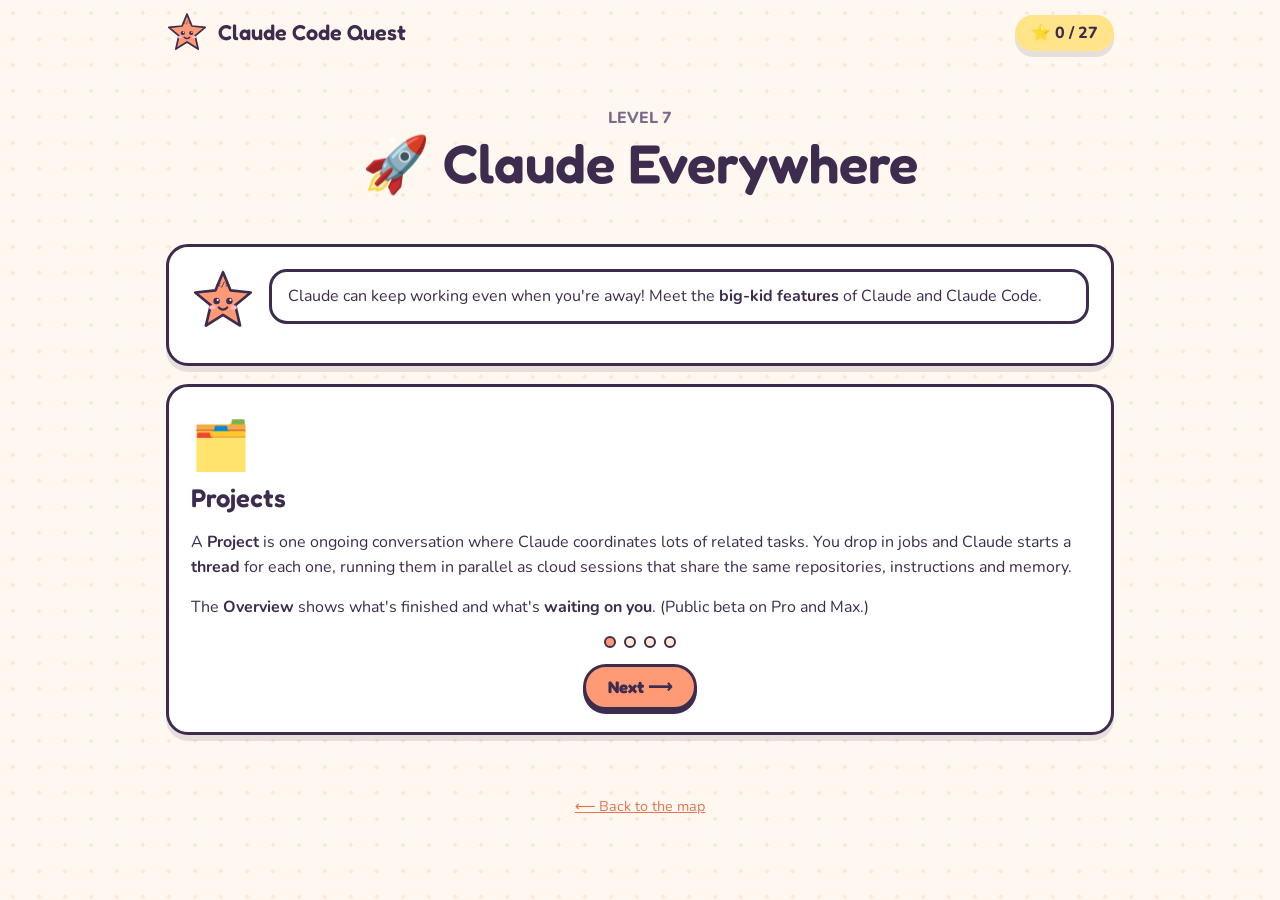
<file: levels/level7-claude-everywhere.html>
<!doctype html>
<html lang="en">
<head>
  <meta charset="utf-8">
  <meta name="viewport" content="width=device-width, initial-scale=1">
  <title>Claude Everywhere | Claude Code Quest</title>
  <link rel="preconnect" href="https://fonts.googleapis.com">
  <link rel="preconnect" href="https://fonts.gstatic.com" crossorigin>
  <link href="https://fonts.googleapis.com/css2?family=Fredoka:wght@500;600&family=Nunito:wght@400;600;700;800&family=JetBrains+Mono:wght@500&display=swap" rel="stylesheet">
  <link rel="stylesheet" href="../css/style.css">
</head>
<body>
  <main class="wrap" id="game"></main>
  <footer><a href="../index.html">⟵ Back to the map</a></footer>
  <script src="../js/game.js"></script>
  <script>
CCQ.runLevel({
  id: "l7",
  intro: "Claude can keep working even when you're away! Meet the <b>big-kid features</b> of Claude and Claude Code.",
  story: [
    { emoji: "🗂️", title: "Projects", body: "<p>A <b>Project</b> is one ongoing conversation where Claude coordinates lots of related tasks. You drop in jobs and Claude starts a <b>thread</b> for each one, running them in parallel as cloud sessions that share the same repositories, instructions and memory.</p><p>The <b>Overview</b> shows what's finished and what's <b>waiting on you</b>. (Public beta on Pro and Max.)</p>" },
    { emoji: "🖼️", title: "Artifacts", body: "<p>An <b>artifact</b> is a live, interactive web page that Claude publishes from your session to a private link on claude.ai: a dashboard, a diagram, a game, a report. You can keep it private or share it.</p>" },
    { emoji: "⏰", title: "Scheduled work", body: "<ul><li><b>Routines</b> run in the cloud on a schedule (hourly, nightly, weekly), from an API call, or when something happens on GitHub. Make one at claude.ai/code/routines or with <code>/schedule</code>.</li><li><b>Desktop scheduled tasks</b> run on your own computer.</li><li><code>/loop</code> repeats a prompt inside one session.</li></ul>" },
    { emoji: "📱", title: "Work from anywhere", body: "<ul><li><b>Remote Control</b>: continue a session on your computer from your phone or a browser.</li><li><b>Web + mobile</b>: start a cloud task, then pull it into your terminal with <code>claude --teleport</code>.</li><li><b>Slack</b>: mention @Claude with a bug and get a pull request.</li><li><b>GitHub Code Review</b>: automatic review on every pull request.</li></ul>" }
  ],
  play: function (host, finish) {
    CCQ.quiz(host, [
      { q: "You want Claude to check your repo for problems <b>every morning at 8am</b>, even when your laptop is closed. What do you use?", choices: ["A routine (cloud schedule)", "An artifact", "Plan mode", "CLAUDE.md"], answer: 0, why: "Routines run on Anthropic's cloud on a schedule." },
      { q: "You want to share a <b>colorful live dashboard</b> of your results with a friend.", choices: ["Publish an artifact", "Press Esc", "Write a hook", "Run /clear"], answer: 0, why: "Artifacts are live pages with a private or shareable link." },
      { q: "You have <b>10 related tasks</b> for one app and want Claude to run them in parallel threads and tell you what needs you.", choices: ["Use a Project", "Use /compact", "Use one giant prompt", "Turn off the computer"], answer: 0, why: "Projects coordinate parallel threads that share context and memory." },
      { q: "You're on the bus and want to keep steering the session running on your home computer.", choices: ["Remote Control from your phone", "A JetBrains plugin", "A skill", "/init"], answer: 0, why: "Remote Control lets you continue a local session from phone or browser." },
      { q: "You want Claude to automatically review <b>every new pull request</b> on GitHub.", choices: ["GitHub Code Review or GitHub Actions", "Desktop app only", "/rewind", "CLAUDE.md alone"], answer: 0, why: "Code review on PRs can run automatically on GitHub." },
      { q: "Inside one session, you want Claude to re-check a build every few minutes.", choices: ["/loop", "An artifact", "A plugin marketplace", "Esc twice"], answer: 0, why: "/loop repeats a prompt inside your session." },
      { q: "Your teammate reports a bug in Slack. What's the fastest Claude path?", choices: ["Mention @Claude in Slack and get a pull request back", "Print the message and mail it", "Ignore it", "Rename the repo"], answer: 0, why: "Claude in Slack can route bug reports to pull requests." }
    ], function (r) {
      var miss = r.total - r.right;
      finish(r.hearts === 0 ? 1 : CCQ.stars3(miss, 0, 1), "You got " + r.right + " of " + r.total + ". Claude can work everywhere, and now so can you!");
    });
  }
});
  </script>
</body>
</html>
</file>
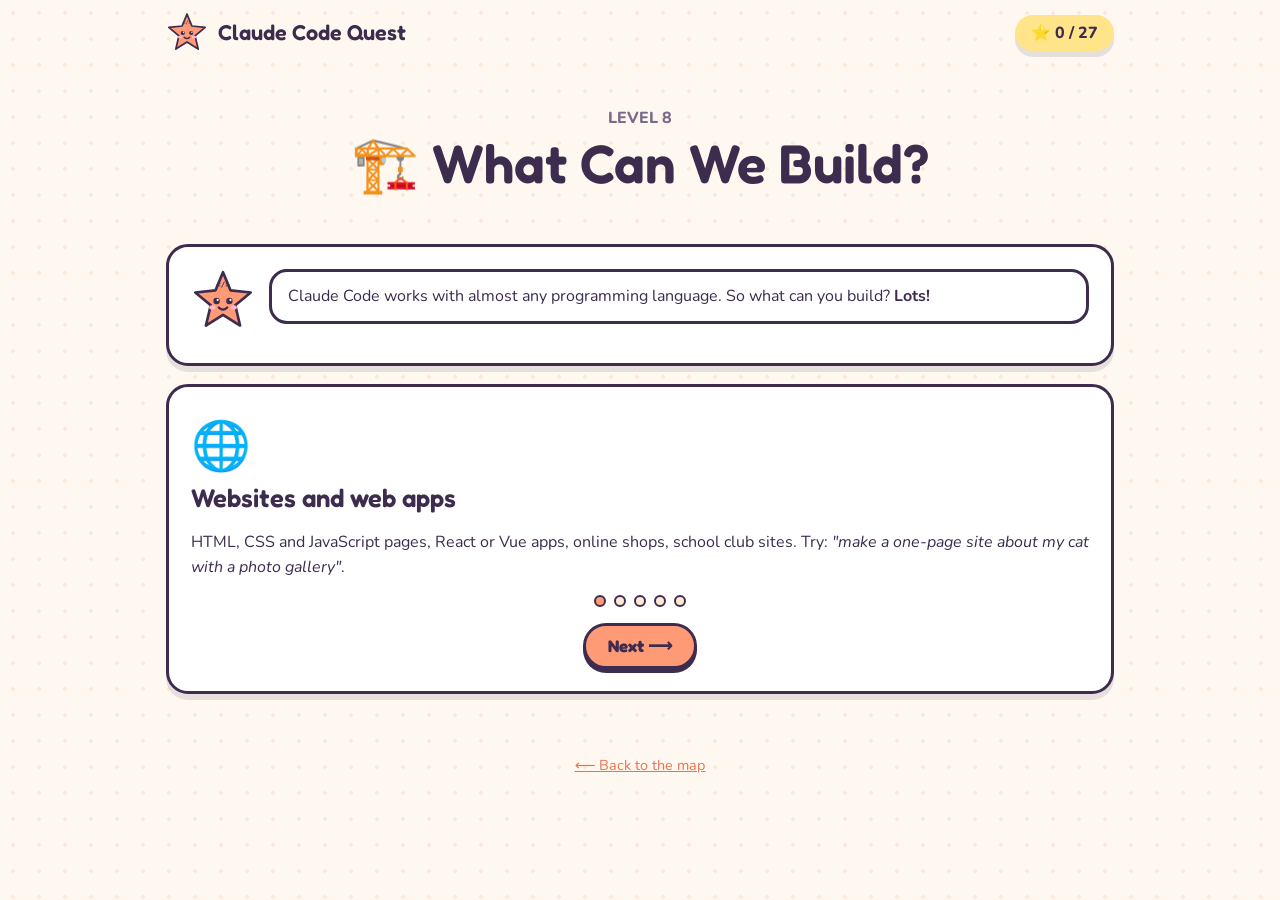
<file: levels/level8-what-can-we-build.html>
<!doctype html>
<html lang="en">
<head>
  <meta charset="utf-8">
  <meta name="viewport" content="width=device-width, initial-scale=1">
  <title>What Can We Build? | Claude Code Quest</title>
  <link rel="preconnect" href="https://fonts.googleapis.com">
  <link rel="preconnect" href="https://fonts.gstatic.com" crossorigin>
  <link href="https://fonts.googleapis.com/css2?family=Fredoka:wght@500;600&family=Nunito:wght@400;600;700;800&family=JetBrains+Mono:wght@500&display=swap" rel="stylesheet">
  <link rel="stylesheet" href="../css/style.css">
</head>
<body>
  <main class="wrap" id="game"></main>
  <footer><a href="../index.html">⟵ Back to the map</a></footer>
  <script src="../js/game.js"></script>
  <script>
CCQ.runLevel({
  id: "l8",
  intro: "Claude Code works with almost any programming language. So what can you build? <b>Lots!</b>",
  story: [
    { emoji: "🌐", title: "Websites and web apps", body: "<p>HTML, CSS and JavaScript pages, React or Vue apps, online shops, school club sites. Try: <i>\"make a one-page site about my cat with a photo gallery\"</i>.</p>" },
    { emoji: "📱", title: "Mobile apps and games", body: "<p>Phone apps (for example with React Native or Flutter), browser games, Python games with Pygame. Try: <i>\"make a snake game in one HTML file\"</i>.</p>" },
    { emoji: "🗄️", title: "Backends, data and tools", body: "<p>APIs and servers, databases, data scripts that turn spreadsheets into charts, command-line tools. Try: <i>\"read scores.csv and draw a bar chart\"</i>.</p>" },
    { emoji: "🤖", title: "AI agents", body: "<p>With the <b>Claude Agent SDK</b> you can build your own AI agents powered by the same tools Claude Code uses, for example a homework-helper bot or a support agent. You can also build apps that call Claude through the <b>Claude API</b>.</p>" },
    { emoji: "⚙️", title: "Automation", body: "<p>Write tests, fix lint errors, update dependencies, write release notes, and run Claude in <b>GitHub Actions</b> or <b>GitLab CI/CD</b>. You can even pipe things in: <code>cat log.txt | claude -p \"what went wrong?\"</code></p>" }
  ],
  play: function (host, finish) {
    CCQ.sort(host,
      ["🌐 Web app", "🎮 Game", "🤖 AI agent", "⚙️ Automation"],
      [
        { t: "A bake-sale website with an order form", bin: 0 },
        { t: "A to-do list page that saves in the browser", bin: 0 },
        { t: "A space shooter in one HTML file", bin: 1 },
        { t: "A Pygame maze with a timer", bin: 1 },
        { t: "A homework-helper bot built with the Agent SDK", bin: 2, why: "Building your own agent = Agent SDK." },
        { t: "A support bot that answers questions from your docs", bin: 2 },
        { t: "Review every pull request in GitHub Actions", bin: 3 },
        { t: "Write tests and fix lint errors across the project", bin: 3 }
      ],
      function (r) { finish(CCQ.stars3(r.mistakes, 1, 3), "Mistakes: " + r.mistakes + ". Your idea notebook is overflowing! 💡"); });
  }
});
  </script>
</body>
</html>
</file>
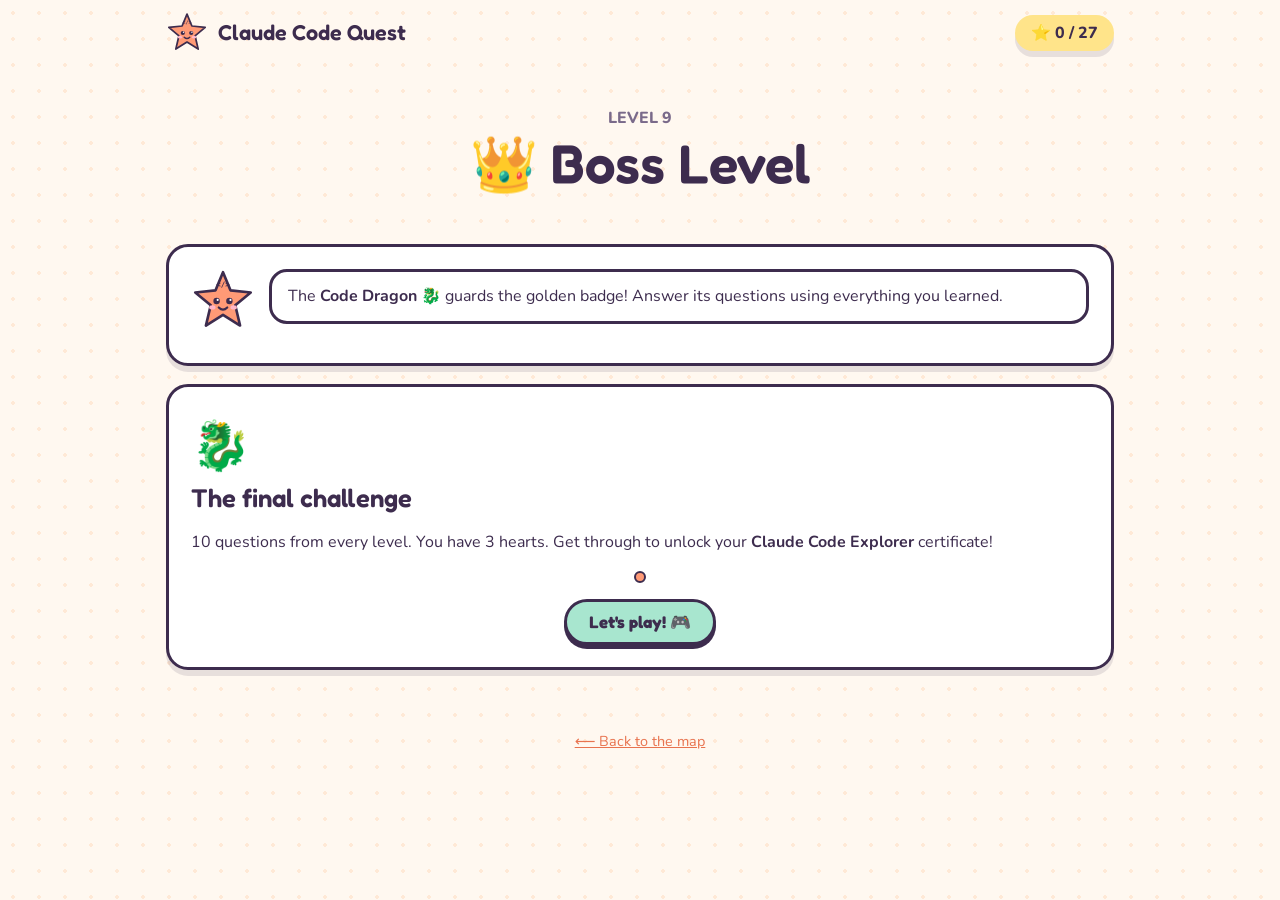
<file: levels/level9-boss.html>
<!doctype html>
<html lang="en">
<head>
  <meta charset="utf-8">
  <meta name="viewport" content="width=device-width, initial-scale=1">
  <title>Boss Level | Claude Code Quest</title>
  <link rel="preconnect" href="https://fonts.googleapis.com">
  <link rel="preconnect" href="https://fonts.gstatic.com" crossorigin>
  <link href="https://fonts.googleapis.com/css2?family=Fredoka:wght@500;600&family=Nunito:wght@400;600;700;800&family=JetBrains+Mono:wght@500&display=swap" rel="stylesheet">
  <link rel="stylesheet" href="../css/style.css">
</head>
<body>
  <main class="wrap" id="game"></main>
  <footer><a href="../index.html">⟵ Back to the map</a></footer>
  <script src="../js/game.js"></script>
  <script>
CCQ.runLevel({
  id: "l9",
  intro: "The <b>Code Dragon</b> 🐉 guards the golden badge! Answer its questions using everything you learned.",
  story: [
    { emoji: "🐉", title: "The final challenge", body: "<p>10 questions from every level. You have 3 hearts. Get through to unlock your <b>Claude Code Explorer</b> certificate!</p>" }
  ],
  play: function (host, finish) {
    CCQ.quiz(host, [
      { q: "Do you need an IDE to use Claude Code?", choices: ["No, any terminal works. IDE extensions are optional", "Yes, only VS Code works", "Yes, only JetBrains works", "Yes, you must buy a special IDE"], answer: 0, why: "The CLI runs in any terminal; VS Code and JetBrains integrations are extras." },
      { q: "Which JetBrains IDE is supported by the Claude Code plugin?", choices: ["PyCharm", "Microsoft Paint", "Notepad", "Calculator"], answer: 0, why: "IntelliJ IDEA, PyCharm, Android Studio, WebStorm, PhpStorm, GoLand and more." },
      { q: "What command starts Claude Code in a terminal?", choices: ["claude", "start-ai", "python claude.py", "open sesame"], answer: 0, why: "Type claude inside your project folder." },
      { q: "What does <code>/init</code> do?", choices: ["Creates a CLAUDE.md file about your project", "Deletes your project", "Restarts the computer", "Plays music"], answer: 0, why: "/init writes a starter CLAUDE.md." },
      { q: "Which key cycles permission modes, including plan mode?", choices: ["Shift+Tab", "Caps Lock", "F12", "Spacebar"], answer: 0, why: "Shift+Tab switches modes in the CLI." },
      { q: "Something runs a formatter automatically after every edit. What is it?", choices: ["A hook", "An artifact", "A routine", "A Project"], answer: 0, why: "Hooks run commands at set moments in Claude's work." },
      { q: "Which open standard connects Claude to tools like Google Drive or Jira?", choices: ["MCP (Model Context Protocol)", "HTTP Cats", "JPEG", "Bluetooth"], answer: 0, why: "MCP servers plug outside tools into Claude." },
      { q: "How do you go back to before Claude's last edits?", choices: ["/rewind or press Esc twice", "Unplug the computer", "Type /init again", "Close your eyes"], answer: 0, why: "Checkpoints + rewind restore code and chat." },
      { q: "What runs your prompt on a schedule in the cloud, even when your laptop is off?", choices: ["A routine", "A subagent", "CLAUDE.md", "Plan mode"], answer: 0, why: "Routines run on cloud infrastructure on schedules or triggers." },
      { q: "What do you use to build your OWN AI agent with Claude Code's tools?", choices: ["The Claude Agent SDK", "A screenshot", "/clear", "A JetBrains theme"], answer: 0, why: "The Agent SDK lets you build custom agents." }
    ], function (r) {
      var miss = r.total - r.right;
      if (r.hearts > 0) {
        var name = "";
        try { name = localStorage.getItem("ccq-name") || ""; } catch (e) {}
        var input = CCQ.el("input", { "aria-label": "Your name", placeholder: "Type your name", value: name });
        input.addEventListener("input", function () { try { localStorage.setItem("ccq-name", input.value); } catch (e) {} });
        host.appendChild(CCQ.el("div", { class: "panel cert" }, [
          CCQ.el("div", { style: "font-size:3rem", text: "🏅" }),
          CCQ.el("h2", { text: "Certificate of Awesomeness" }),
          CCQ.el("p", { text: "This certifies that" }),
          input,
          CCQ.el("p", { html: "beat the Code Dragon and is now an official<br><b style='font-size:1.4rem'>Claude Code Explorer</b>" }),
          CCQ.el("p", { style: "color:var(--ink-soft)", text: "Stars collected: " + CCQ.totalStars() + " • " + new Date().toLocaleDateString() }),
          CCQ.el("div", { class: "btn-row" }, [CCQ.el("button", { class: "btn sky", text: "🖨️ Print certificate", onclick: function () { window.print(); } })])
        ]));
      }
      finish(r.hearts === 0 ? 1 : CCQ.stars3(miss, 0, 2), r.hearts === 0
        ? "The dragon won this time. Review the levels and try again!"
        : "You beat the Code Dragon! Close this box to see your certificate, then try the real challenges.");
    });
  }
});
  </script>
</body>
</html>
</file>
<file: css/style.css>
/* Claude Code Quest - shared styles */
:root {
  --bg: #fff8f0;
  --bg-dots: #ffe9d6;
  --card: #ffffff;
  --ink: #3d2c4e;
  --ink-soft: #7a6a8a;
  --peach: #ff9a76;
  --peach-dark: #e8734f;
  --pink: #ffb7c9;
  --mint: #a8e6cf;
  --mint-dark: #56c596;
  --sky: #a0d8f1;
  --lemon: #ffe48a;
  --lilac: #cdb4ff;
  --red: #ff6b81;
  --shadow: 0 6px 0 rgba(61, 44, 78, 0.12);
  --radius: 22px;
}

* { box-sizing: border-box; }

html, body { margin: 0; padding: 0; }

body {
  font-family: "Nunito", system-ui, sans-serif;
  color: var(--ink);
  background-color: var(--bg);
  background-image: radial-gradient(var(--bg-dots) 2px, transparent 2px);
  background-size: 26px 26px;
  min-height: 100vh;
  line-height: 1.55;
}

h1, h2, h3, .title-font {
  font-family: "Fredoka", "Nunito", sans-serif;
  font-weight: 600;
  line-height: 1.2;
  margin: 0 0 0.4em;
}

a { color: var(--peach-dark); }

.wrap { max-width: 980px; margin: 0 auto; padding: 16px; }

/* ---------- top bar ---------- */
.topbar {
  display: flex;
  align-items: center;
  justify-content: space-between;
  gap: 12px;
  flex-wrap: wrap;
  padding: 12px 16px;
}
.logo {
  display: flex; align-items: center; gap: 10px;
  font-family: "Fredoka", sans-serif; font-size: 1.35rem; font-weight: 600;
  text-decoration: none; color: var(--ink);
}
.logo svg { width: 42px; height: 42px; }
.star-count {
  background: var(--lemon);
  border-radius: 999px;
  padding: 6px 16px;
  font-weight: 800;
  box-shadow: var(--shadow);
}

/* ---------- hero ---------- */
.hero {
  text-align: center;
  padding: 24px 16px 8px;
}
.hero h1 { font-size: clamp(2rem, 6vw, 3.4rem); }
.hero h1 .accent { color: var(--peach-dark); }
.hero p { font-size: 1.15rem; color: var(--ink-soft); max-width: 640px; margin: 0 auto 16px; }
.mascot { width: 140px; height: 140px; animation: bob 3s ease-in-out infinite; }
@keyframes bob { 0%,100% { transform: translateY(0) rotate(-3deg); } 50% { transform: translateY(-10px) rotate(3deg); } }

/* ---------- level map ---------- */
.map {
  display: grid;
  grid-template-columns: repeat(auto-fill, minmax(260px, 1fr));
  gap: 20px;
  margin: 24px 0;
}
.level-card {
  position: relative;
  display: block;
  background: var(--card);
  border-radius: var(--radius);
  padding: 20px;
  text-decoration: none;
  color: var(--ink);
  border: 3px solid var(--ink);
  box-shadow: var(--shadow);
  transition: transform .15s ease;
}
.level-card:hover { transform: translateY(-4px) rotate(-0.5deg); }
.level-card .badge {
  display: inline-grid; place-items: center;
  width: 54px; height: 54px; border-radius: 50%;
  font-size: 1.7rem; margin-bottom: 8px;
  border: 3px solid var(--ink);
}
.level-card h3 { font-size: 1.3rem; }
.level-card p { margin: 0 0 10px; color: var(--ink-soft); }
.level-card .num { font-weight: 800; font-size: .85rem; color: var(--ink-soft); text-transform: uppercase; letter-spacing: .06em; }
.level-card .stars { font-size: 1.3rem; letter-spacing: 2px; }
.level-card.locked { opacity: .55; filter: grayscale(.6); }
.level-card.locked::after {
  content: "🔒"; position: absolute; top: 14px; right: 16px; font-size: 1.5rem;
}

.c-peach { background: var(--peach); }
.c-pink { background: var(--pink); }
.c-mint { background: var(--mint); }
.c-sky { background: var(--sky); }
.c-lemon { background: var(--lemon); }
.c-lilac { background: var(--lilac); }

/* ---------- panels ---------- */
.panel {
  background: var(--card);
  border: 3px solid var(--ink);
  border-radius: var(--radius);
  box-shadow: var(--shadow);
  padding: 22px;
  margin: 18px 0;
}
.panel.tip { background: #fff4c7; }
.speech {
  display: flex; gap: 14px; align-items: flex-start;
}
.speech svg { flex: 0 0 64px; width: 64px; height: 64px; }
.speech .bubble {
  background: var(--card); border: 3px solid var(--ink); border-radius: 18px;
  padding: 12px 16px; position: relative; flex: 1;
}

/* ---------- buttons ---------- */
.btn {
  display: inline-block;
  font: 700 1.05rem "Fredoka", sans-serif;
  background: var(--peach);
  color: var(--ink);
  border: 3px solid var(--ink);
  border-radius: 999px;
  padding: 10px 22px;
  cursor: pointer;
  box-shadow: 0 4px 0 var(--ink);
  text-decoration: none;
  transition: transform .08s ease, box-shadow .08s ease;
}
.btn:hover { transform: translateY(-1px); }
.btn:active { transform: translateY(3px); box-shadow: 0 1px 0 var(--ink); }
.btn.mint { background: var(--mint); }
.btn.sky { background: var(--sky); }
.btn.ghost { background: var(--card); }
.btn:disabled { opacity: .5; cursor: not-allowed; }
.btn-row { display: flex; gap: 12px; flex-wrap: wrap; justify-content: center; margin-top: 16px; }

/* ---------- learn cards (story slides) ---------- */
.story { min-height: 220px; }
.story h2 { font-size: 1.6rem; }
.story .emoji-big { font-size: 3rem; }
.dots { display: flex; gap: 8px; justify-content: center; margin-top: 12px; }
.dots span { width: 12px; height: 12px; border-radius: 50%; background: var(--bg-dots); border: 2px solid var(--ink); }
.dots span.on { background: var(--peach); }

code, .mono {
  font-family: "JetBrains Mono", ui-monospace, monospace;
  background: #f3ecff; border-radius: 8px; padding: 2px 6px; font-size: .92em;
}
pre.code {
  font-family: "JetBrains Mono", ui-monospace, monospace;
  background: #2b2140; color: #ffe9d6; border-radius: 14px; padding: 14px;
  overflow-x: auto; font-size: .9rem;
}

/* ---------- quiz ---------- */
.progress-bar {
  height: 18px; background: var(--bg-dots); border: 3px solid var(--ink);
  border-radius: 999px; overflow: hidden; margin-bottom: 14px;
}
.progress-bar > div { height: 100%; width: 0; background: var(--mint-dark); transition: width .3s ease; }
.hearts { font-size: 1.4rem; letter-spacing: 3px; }
.quiz-q { font-size: 1.3rem; font-family: "Fredoka", sans-serif; margin: 6px 0 14px; }
.choices { display: grid; gap: 12px; }
.choice {
  text-align: left; font: 600 1.02rem "Nunito", sans-serif; color: var(--ink);
  background: var(--card); border: 3px solid var(--ink); border-radius: 16px;
  padding: 12px 16px; cursor: pointer; box-shadow: 0 4px 0 var(--ink);
}
.choice:hover { background: #fff1e8; }
.choice.right { background: var(--mint); }
.choice.wrong { background: var(--pink); animation: shake .35s; }
.choice:disabled { cursor: default; }
@keyframes shake { 25% { transform: translateX(-6px); } 75% { transform: translateX(6px); } }
.feedback { margin-top: 14px; padding: 12px 16px; border-radius: 14px; font-weight: 700; display: none; }
.feedback.show { display: block; }
.feedback.good { background: #e3f9ee; }
.feedback.bad { background: #ffe6ec; }

/* ---------- matching game ---------- */
.match-grid { display: grid; grid-template-columns: 1fr 1fr; gap: 12px; }
.match-col { display: grid; gap: 10px; align-content: start; }
.tile {
  font: 700 .98rem "Nunito", sans-serif; color: var(--ink);
  background: var(--card); border: 3px solid var(--ink); border-radius: 14px;
  padding: 10px 12px; cursor: pointer; box-shadow: 0 3px 0 var(--ink); text-align: left;
}
.tile.sel { background: var(--lemon); }
.tile.done { background: var(--mint); opacity: .7; cursor: default; }
.tile.oops, .chip.oops { background: var(--pink); animation: shake .35s; }

/* ---------- memory game ---------- */
.memory { display: grid; grid-template-columns: repeat(4, 1fr); gap: 10px; }
.mcard {
  aspect-ratio: 3/4; perspective: 600px; cursor: pointer; border: 0; background: none; padding: 0;
}
.mcard .inner {
  position: relative; width: 100%; height: 100%;
  transition: transform .45s; transform-style: preserve-3d;
}
.mcard.flip .inner, .mcard.matched .inner { transform: rotateY(180deg); }
.mcard .face {
  position: absolute; inset: 0; backface-visibility: hidden;
  border: 3px solid var(--ink); border-radius: 14px;
  display: grid; place-items: center; padding: 6px; text-align: center;
  font: 700 .82rem "Nunito", sans-serif; color: var(--ink);
}
.mcard .front { background: var(--lilac); font-size: 2rem; }
.mcard .back { background: var(--card); transform: rotateY(180deg); }
.mcard.matched .back { background: var(--mint); }

/* ---------- terminal game ---------- */
.terminal {
  background: #2b2140; color: #ffe9d6; border-radius: 18px; border: 3px solid var(--ink);
  font-family: "JetBrains Mono", ui-monospace, monospace; font-size: .92rem;
  padding: 14px; min-height: 260px; box-shadow: var(--shadow);
}
.terminal .bar { display: flex; gap: 6px; margin-bottom: 10px; }
.terminal .bar i { width: 12px; height: 12px; border-radius: 50%; display: block; }
.terminal .log { white-space: pre-wrap; word-break: break-word; }
.terminal .log .ok { color: #a8e6cf; }
.terminal .log .err { color: #ff9bb0; }
.terminal .log .hint { color: #ffe48a; }
.terminal .log .claude { color: #ffb38a; }
.terminal form { display: flex; gap: 8px; align-items: center; margin-top: 8px; }
.terminal input {
  flex: 1; background: transparent; border: 0; border-bottom: 2px dashed #7a6a8a;
  color: #fff; font: inherit; padding: 4px; outline: none; min-width: 0;
}
.mission { font-weight: 800; }

/* ---------- sort game ---------- */
.bins { display: grid; grid-template-columns: repeat(auto-fit, minmax(150px, 1fr)); gap: 12px; margin-top: 12px; }
.bin {
  border: 3px dashed var(--ink); border-radius: 18px; padding: 10px; min-height: 110px; background: #fffdf9;
}
.bin h4 { margin: 0 0 6px; font-family: "Fredoka", sans-serif; text-align: center; }
.bin .chip { display: block; margin: 4px 0; }
.chip {
  display: inline-block; font: 700 .9rem "Nunito", sans-serif;
  background: var(--sky); border: 3px solid var(--ink); border-radius: 999px;
  padding: 6px 12px; cursor: pointer; color: var(--ink);
}
.chip.sel { background: var(--lemon); }
.chip.good { background: var(--mint); }
.pool { display: flex; flex-wrap: wrap; gap: 8px; min-height: 40px; }

/* ---------- prompt builder ---------- */
.builder-slot {
  min-height: 70px; border: 3px dashed var(--ink); border-radius: 16px; padding: 10px;
  background: #fffdf9; display: flex; flex-wrap: wrap; gap: 8px; align-items: center;
}

/* ---------- win overlay ---------- */
.overlay {
  position: fixed; inset: 0; background: rgba(61,44,78,.55);
  display: none; place-items: center; z-index: 50; padding: 16px;
}
.overlay.show { display: grid; }
.win-box {
  background: var(--card); border: 4px solid var(--ink); border-radius: 28px;
  padding: 28px; text-align: center; max-width: 420px; width: 100%;
  animation: pop .4s cubic-bezier(.2,1.6,.4,1);
}
.win-box .big-stars { font-size: 2.6rem; letter-spacing: 6px; }
@keyframes pop { from { transform: scale(.6); opacity: 0; } to { transform: scale(1); opacity: 1; } }
.confetti { position: fixed; top: -20px; width: 10px; height: 14px; z-index: 60; pointer-events: none; animation: fall linear forwards; }
@keyframes fall { to { transform: translateY(110vh) rotate(720deg); } }

/* ---------- cert ---------- */
.cert {
  border: 6px double var(--peach-dark); border-radius: 26px; background: #fffdf6;
  text-align: center; padding: 30px 18px;
}
.cert input {
  font: 600 1.4rem "Fredoka", sans-serif; text-align: center; border: 0;
  border-bottom: 3px dashed var(--ink); background: transparent; color: var(--ink);
  width: min(320px, 100%); padding: 4px;
}

/* ---------- challenges ---------- */
.challenge { display: grid; grid-template-columns: 56px 1fr; gap: 14px; align-items: start; }
.challenge .icon { font-size: 2.2rem; text-align: center; }
.tag { display: inline-block; font-size: .78rem; font-weight: 800; border-radius: 999px; padding: 2px 10px; border: 2px solid var(--ink); margin-right: 6px; }
.challenge label { display: flex; gap: 8px; align-items: center; font-weight: 700; margin-top: 8px; cursor: pointer; }
.challenge input[type=checkbox] { width: 22px; height: 22px; accent-color: var(--mint-dark); }

footer { text-align: center; color: var(--ink-soft); font-size: .9rem; padding: 26px 16px 40px; }

@media (max-width: 560px) {
  .memory { grid-template-columns: repeat(3, 1fr); }
  .match-grid { grid-template-columns: 1fr; }
  .panel { padding: 16px; }
}

/* sorted chips are decoration only, so clicks fall through to their bin */
.bin .chip { pointer-events: none; }
</file>
